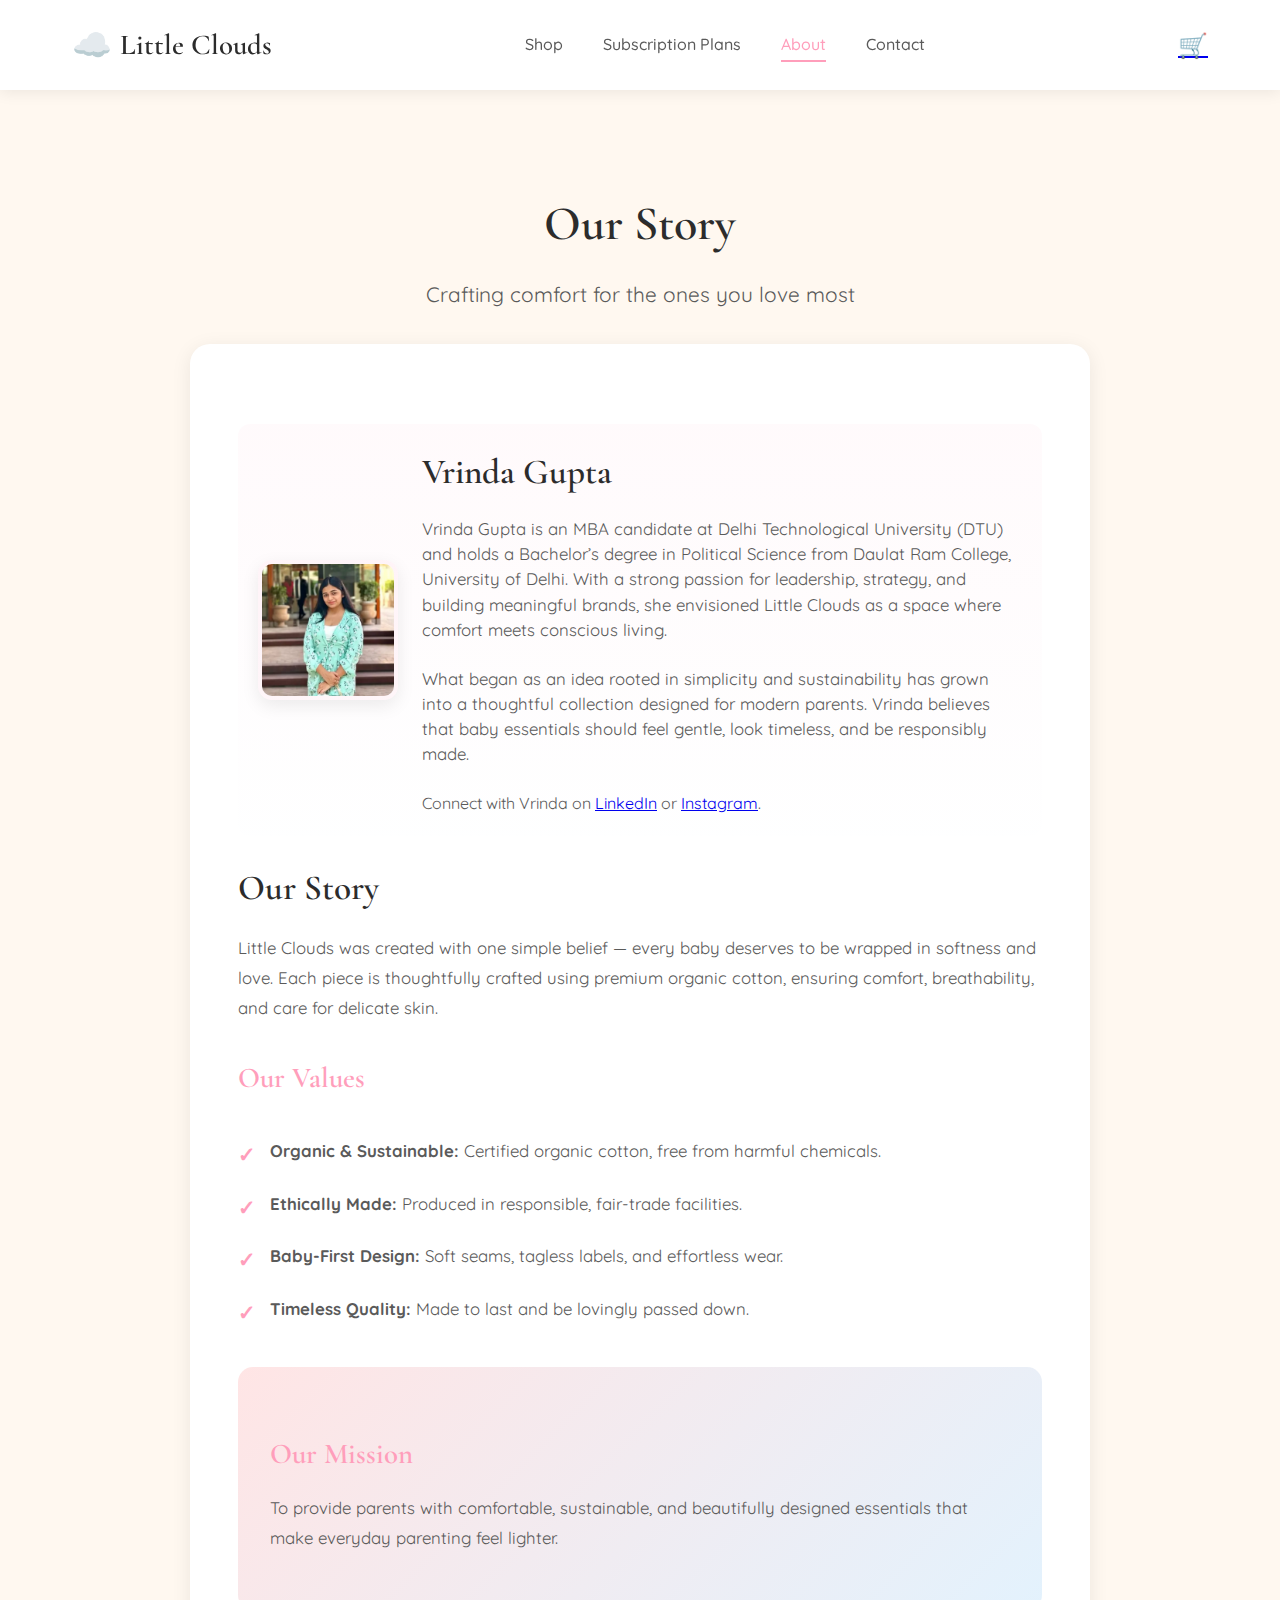
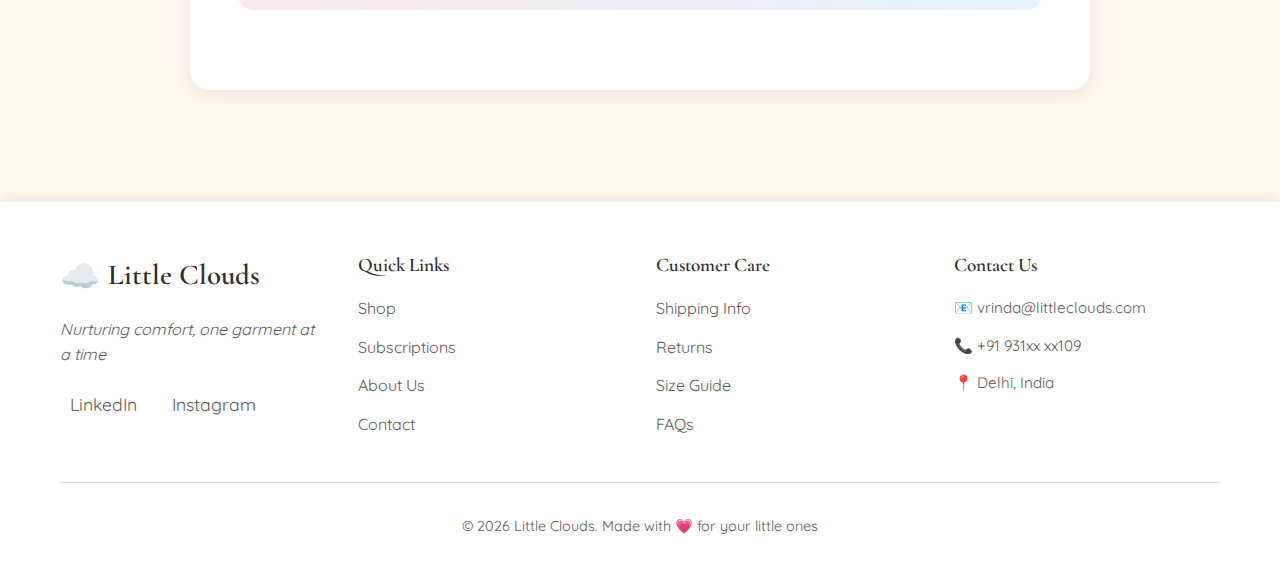
<file: about.html>
<!DOCTYPE html>
<html lang="en">
<head>
    <meta charset="UTF-8">
    <meta name="viewport" content="width=device-width, initial-scale=1.0">
    <title>About Us - Little Clouds</title>
    <link rel="stylesheet" href="styles.css">
    <link rel="preconnect" href="https://fonts.googleapis.com">
    <link rel="preconnect" href="https://fonts.gstatic.com" crossorigin>
    <link href="https://fonts.googleapis.com/css2?family=Cormorant+Garamond:wght@300;400;600;700&family=Quicksand:wght@300;400;500;600;700&display=swap" rel="stylesheet">
</head>
<body>
    <!-- Header -->
    <header class="header">
        <nav class="navbar">
            <div class="nav-brand">
                <a href="index.html">
                    <span class="logo-icon">☁️</span>
                    <span class="logo-text">Little Clouds</span>
                </a>
            </div>
            <ul class="nav-menu">
                <li><a href="index.html">Shop</a></li>
                <li><a href="subscription.html">Subscription Plans</a></li>
                <li><a href="about.html" class="active">About</a></li>
                <li><a href="contact.html">Contact</a></li>
            </ul>
            <div class="nav-actions">
                <a href="cart.html" class="cart-link">
                    <span class="cart-icon">🛒</span>
                    <span class="cart-count" id="cart-count">0</span>
                </a>
                <button class="mobile-menu-toggle" onclick="toggleMobileMenu()">
                    <span></span>
                    <span></span>
                    <span></span>
                </button>
            </div>
        </nav>
    </header>

    <!-- About Content -->
    <section class="about-section">
        <div class="container">
            <div class="about-hero">
                <h1>Our Story</h1>
                <p class="about-subtitle">Crafting comfort for the ones you love most</p>
            </div>

<div class="about-content">
    <div class="about-text">

        <!-- Vrinda Section FIRST -->
        <div class="about-founder">
            <img class="founder-photo" src="image.png" alt="Vrinda Gupta">
            <div class="founder-bio">
                <h2>Vrinda Gupta</h2>
                <p>
                    Vrinda Gupta is an MBA candidate at Delhi Technological University (DTU) and holds a Bachelor’s degree in Political Science from Daulat Ram College, University of Delhi. With a strong passion for leadership, strategy, and building meaningful brands, she envisioned Little Clouds as a space where comfort meets conscious living.
                </p>

                <p>
                    What began as an idea rooted in simplicity and sustainability has grown into a thoughtful collection designed for modern parents. Vrinda believes that baby essentials should feel gentle, look timeless, and be responsibly made.
                </p>

                Connect with Vrinda on <a href="https://www.linkedin.com/in/vrinda-gupta-558754205/" target="_blank" rel="noopener">LinkedIn</a> or <a href="https://www.instagram.com/vrinda1006/" target="_blank" rel="noopener">Instagram</a>.

                <!-- <div class="social-icons">
                    <a href="https://www.linkedin.com/in/vrinda-gupta-558754205/" target="_blank" rel="noopener">
                        <i class="fab fa-linkedin"></i>
                    </a>
                    <a href="https://www.instagram.com/vrinda1006/" target="_blank" rel="noopener">
                        <i class="fab fa-instagram"></i>
                    </a>
                </div> -->
            </div>
        </div>

        <!-- Brand Story -->
        <h2>Our Story</h2>
        <p>
            Little Clouds was created with one simple belief — every baby deserves to be wrapped in softness and love. Each piece is thoughtfully crafted using premium organic cotton, ensuring comfort, breathability, and care for delicate skin.
        </p>

        <h3>Our Values</h3>
        <ul class="values-list">
            <li><strong>Organic & Sustainable:</strong> Certified organic cotton, free from harmful chemicals.</li>
            <li><strong>Ethically Made:</strong> Produced in responsible, fair-trade facilities.</li>
            <li><strong>Baby-First Design:</strong> Soft seams, tagless labels, and effortless wear.</li>
            <li><strong>Timeless Quality:</strong> Made to last and be lovingly passed down.</li>
        </ul>

        <div class="mission-statement">
            <h3>Our Mission</h3>
            <p>
                To provide parents with comfortable, sustainable, and beautifully designed essentials that make everyday parenting feel lighter.
            </p>
        </div>

    </div>
</div>

        </div>
    </section>

    <footer class="footer">
        <div class="container">
            <div class="footer-grid">
                <div class="footer-col">
                    <div class="footer-brand">
                        <span class="logo-icon">☁️</span>
                        <span class="logo-text">Little Clouds</span>
                    </div>
                    <p class="footer-tagline">Nurturing comfort, one garment at a time</p>
                    <div class="social-links">
                        <a href="https://www.linkedin.com/in/vrinda-gupta-558754205/" target="_blank" rel="noopener">LinkedIn</a>
                        <a href="https://www.instagram.com/vrinda1006/" target="_blank" rel="noopener">Instagram</a>
                    </div>
                </div>
                <div class="footer-col">
                    <h4>Quick Links</h4>
                    <ul class="footer-links">
                        <li><a href="index.html">Shop</a></li>
                        <li><a href="subscription.html">Subscriptions</a></li>
                        <li><a href="about.html">About Us</a></li>
                        <li><a href="contact.html">Contact</a></li>
                    </ul>
                </div>
                <div class="footer-col">
                    <h4>Customer Care</h4>
                    <ul class="footer-links">
                        <li><a href="#">Shipping Info</a></li>
                        <li><a href="#">Returns</a></li>
                        <li><a href="#">Size Guide</a></li>
                        <li><a href="#">FAQs</a></li>
                    </ul>
                </div>
                <div class="footer-col">
                    <h4>Contact Us</h4>
                    <ul class="footer-contact">
                        <li>📧 vrinda@littleclouds.com</li>
                        <li>📞 +91 931xx xx109</li>
                        <li>📍 Delhi, India</li>
                    </ul>
                </div>
            </div>
            <div class="footer-bottom">
                <p>&copy; 2026 Little Clouds. Made with 💗 for your little ones</p>
            </div>
        </div>
    </footer>

    <script src="script.js"></script>
</body>
</html>
</file>
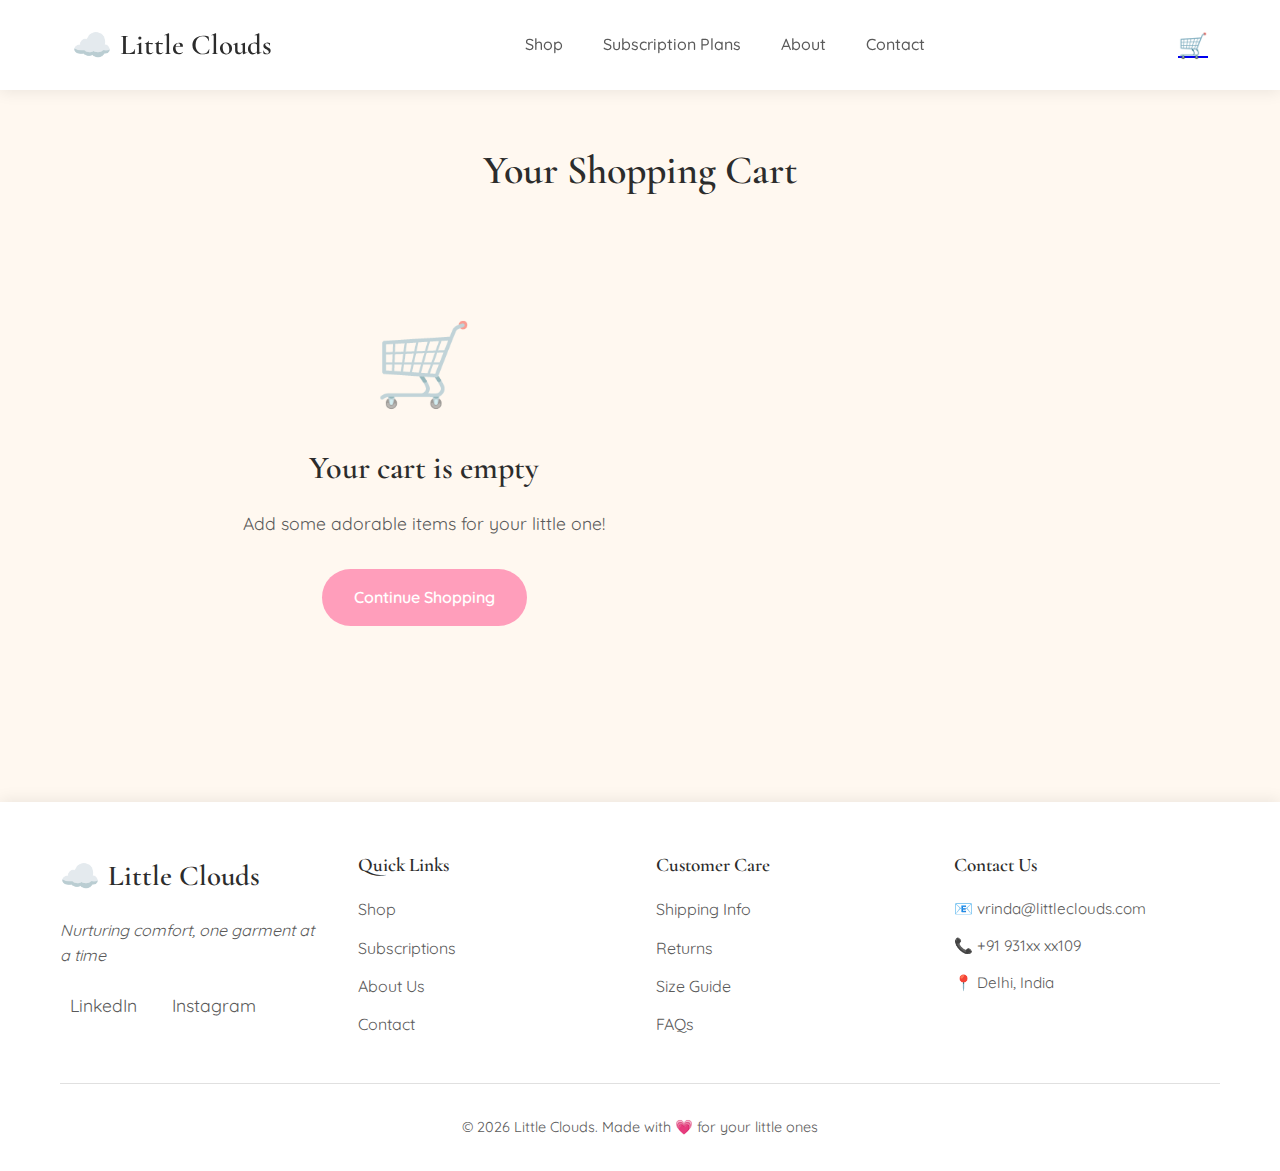
<file: cart.html>
<!DOCTYPE html>
<html lang="en">
<head>
    <meta charset="UTF-8">
    <meta name="viewport" content="width=device-width, initial-scale=1.0">
    <title>Shopping Cart - Little Clouds</title>
    <link rel="stylesheet" href="styles.css">
    <link rel="preconnect" href="https://fonts.googleapis.com">
    <link rel="preconnect" href="https://fonts.gstatic.com" crossorigin>
    <link href="https://fonts.googleapis.com/css2?family=Cormorant+Garamond:wght@300;400;600;700&family=Quicksand:wght@300;400;500;600;700&display=swap" rel="stylesheet">
</head>
<body>
    <!-- Header -->
    <header class="header">
        <nav class="navbar">
            <div class="nav-brand">
                <a href="index.html">
                    <span class="logo-icon">☁️</span>
                    <span class="logo-text">Little Clouds</span>
                </a>
            </div>
            <ul class="nav-menu">
                <li><a href="index.html">Shop</a></li>
                <li><a href="subscription.html">Subscription Plans</a></li>
                <li><a href="about.html">About</a></li>
                <li><a href="contact.html">Contact</a></li>
            </ul>
            <div class="nav-actions">
                <a href="cart.html" class="cart-link active">
                    <span class="cart-icon">🛒</span>
                    <span class="cart-count" id="cart-count">0</span>
                </a>
                <button class="mobile-menu-toggle" onclick="toggleMobileMenu()">
                    <span></span>
                    <span></span>
                    <span></span>
                </button>
            </div>
        </nav>
    </header>

    <!-- Cart Section -->
    <section class="cart-section">
        <div class="container">
            <h1 class="cart-title">Your Shopping Cart</h1>
            
            <div class="cart-wrapper">
                <!-- Cart Items -->
                <div class="cart-items" id="cart-items">
                    <!-- Items will be loaded here by JavaScript -->
                </div>

                <!-- Empty Cart Message -->
                <div class="empty-cart" id="empty-cart" style="display: none;">
                    <div class="empty-cart-icon">🛒</div>
                    <h2>Your cart is empty</h2>
                    <p>Add some adorable items for your little one!</p>
                    <a href="index.html" class="btn-primary">Continue Shopping</a>
                </div>

                <!-- Cart Summary -->
                <div class="cart-summary" id="cart-summary">
                    <h3>Order Summary</h3>
                    
                    <div class="summary-row">
                        <span>Subtotal:</span>
                        <span id="subtotal">₹0</span>
                    </div>
                    
                    <div class="coupon-section">
                        <input type="text" id="coupon-input" placeholder="Enter coupon code">
                        <button onclick="applyCoupon()" class="btn-secondary">Apply</button>
                    </div>
                    
                    <div class="discount-row" id="discount-row" style="display: none;">
                        <span>Discount:</span>
                        <span class="discount-amount" id="discount-amount">-₹0</span>
                    </div>
                    
                    <div class="subscription-offer">
                        <label class="subscription-checkbox">
                            <input type="checkbox" id="subscribe-checkbox" onchange="toggleSubscription()">
                            <span>Subscribe & Save 10%</span>
                        </label>
                        <p class="subscription-note">Get automatic deliveries every month</p>
                    </div>
                    
                    <div class="summary-row total-row">
                        <span>Total:</span>
                        <span id="total" class="total-amount">₹0</span>
                    </div>
                    
                    <button onclick="proceedToCheckout()" class="btn-checkout">
                        Proceed to Checkout
                    </button>
                    
                    <a href="index.html" class="continue-shopping">← Continue Shopping</a>
                    
                    <div class="cart-benefits">
                        <p class="benefit-item">✓ Free shipping on orders above ₹1500</p>
                        <p class="benefit-item">✓ 30-day easy returns</p>
                        <p class="benefit-item">✓ Secure payment</p>
                    </div>
                </div>
            </div>
        </div>
    </section>

    <!-- Checkout Success Modal -->
    <div id="checkout-modal" class="checkout-modal">
        <div class="modal-content">
            <div class="success-icon">✓</div>
            <h2>Order Placed Successfully!</h2>
            <p>Thank you for your purchase. Your order has been confirmed.</p>
            <p class="order-number">Order #LC<span id="order-number"></span></p>
            <p class="delivery-note">Your items will be delivered within 5-7 business days.</p>
            <div class="modal-buttons">
                <button onclick="closeCheckoutModal()" class="btn-primary">Continue Shopping</button>
                <a href="subscription.html" class="btn-secondary">View Subscription Plans</a>
            </div>
        </div>
    </div>

    <!-- Loading Overlay -->
    <div id="loading-overlay" class="loading-overlay">
        <div class="loading-spinner"></div>
        <p>Processing your order...</p>
    </div>

    <!-- Toast Notification -->
    <div id="toast" class="toast"></div>

    <footer class="footer">
        <div class="container">
            <div class="footer-grid">
                <div class="footer-col">
                    <div class="footer-brand">
                        <span class="logo-icon">☁️</span>
                        <span class="logo-text">Little Clouds</span>
                    </div>
                    <p class="footer-tagline">Nurturing comfort, one garment at a time</p>
                      <div class="social-links">
                        <a href="https://www.linkedin.com/in/vrinda-gupta-558754205/" target="_blank" rel="noopener">LinkedIn</a>
                        <a href="https://www.instagram.com/vrinda1006/" target="_blank" rel="noopener">Instagram</a>
                    </div>
                </div>
                <div class="footer-col">
                    <h4>Quick Links</h4>
                    <ul class="footer-links">
                        <li><a href="index.html">Shop</a></li>
                        <li><a href="subscription.html">Subscriptions</a></li>
                        <li><a href="about.html">About Us</a></li>
                        <li><a href="contact.html">Contact</a></li>
                    </ul>
                </div>
                <div class="footer-col">
                    <h4>Customer Care</h4>
                    <ul class="footer-links">
                        <li><a href="#">Shipping Info</a></li>
                        <li><a href="#">Returns</a></li>
                        <li><a href="#">Size Guide</a></li>
                        <li><a href="#">FAQs</a></li>
                    </ul>
                </div>
                <div class="footer-col">
                    <h4>Contact Us</h4>
                    <ul class="footer-contact">
                        <li>📧 vrinda@littleclouds.com</li>
                        <li>📞 +91 931xx xx109</li>
                        <li>📍 Delhi, India</li>
                    </ul>
                </div>
            </div>
            <div class="footer-bottom">
                <p>&copy; 2026 Little Clouds. Made with 💗 for your little ones</p>
            </div>
        </div>
    </footer>

    <script src="script.js"></script>
</body>
</html>
</file>
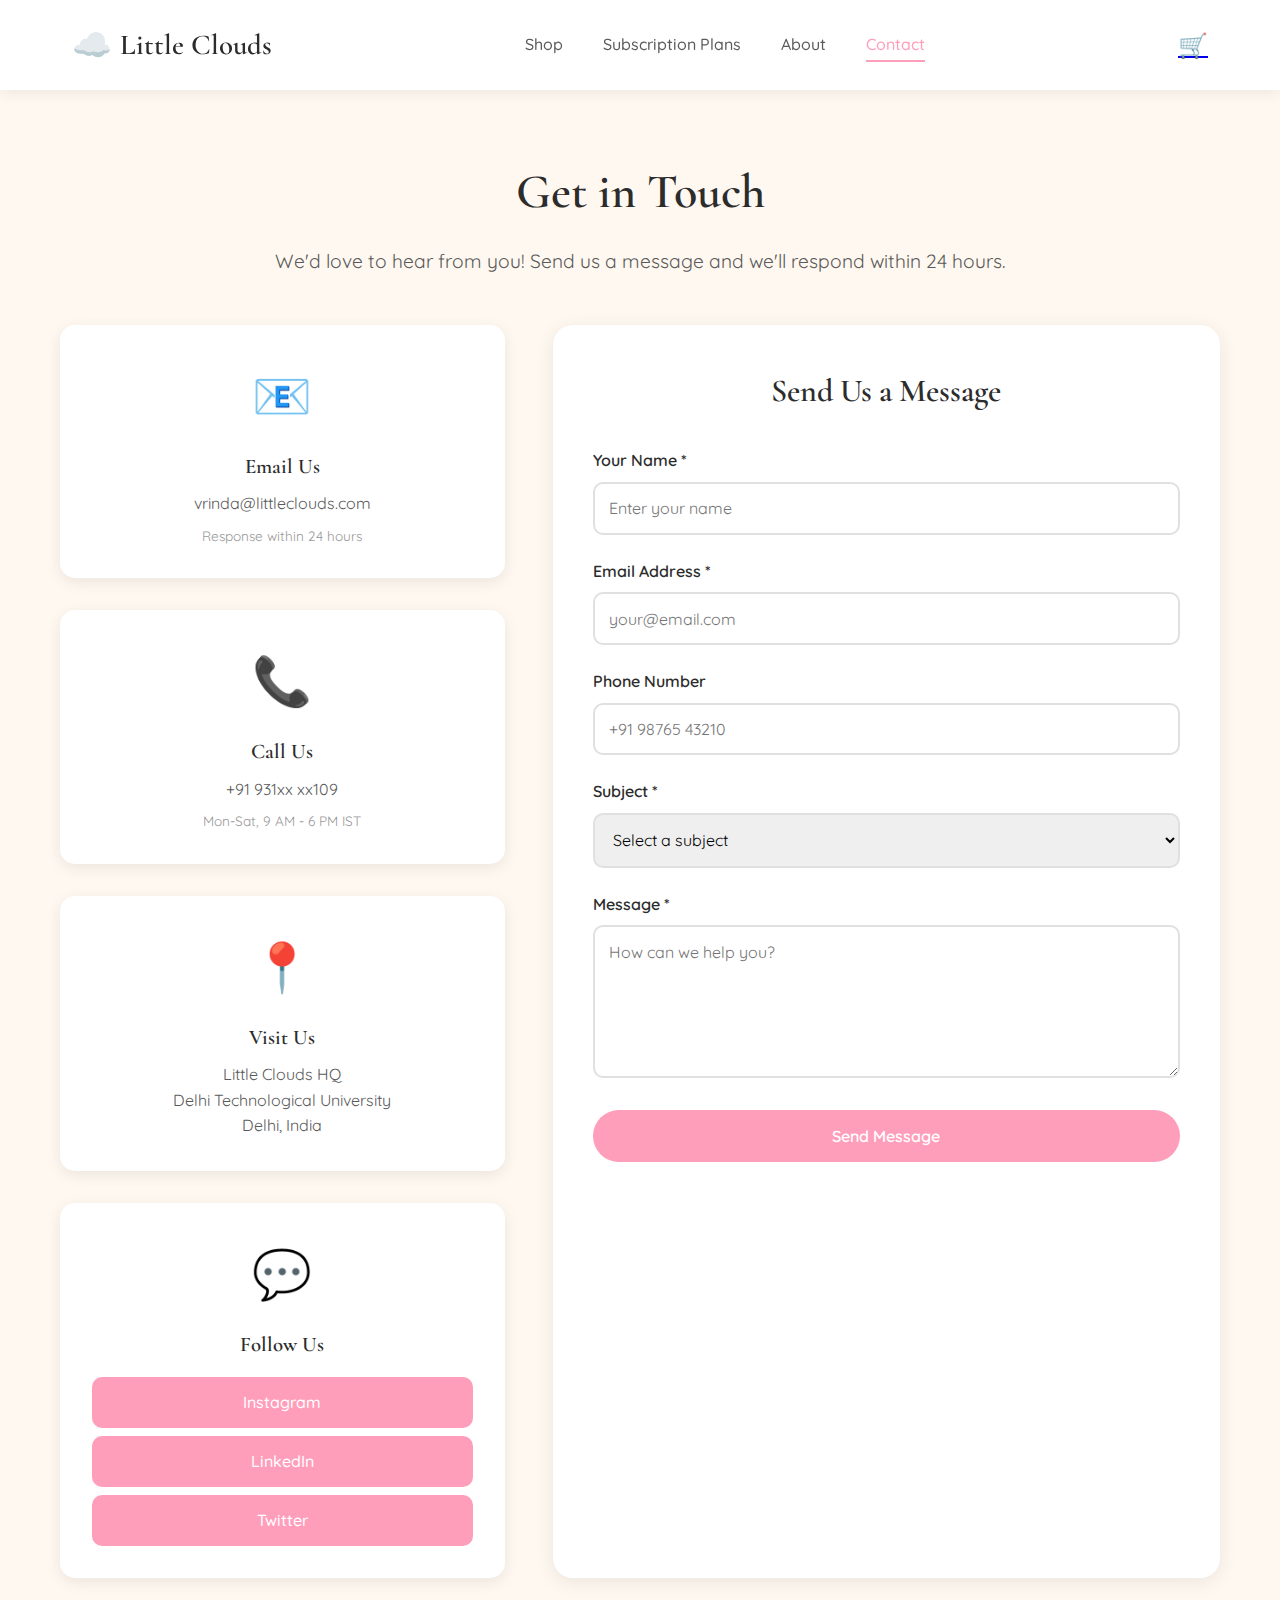
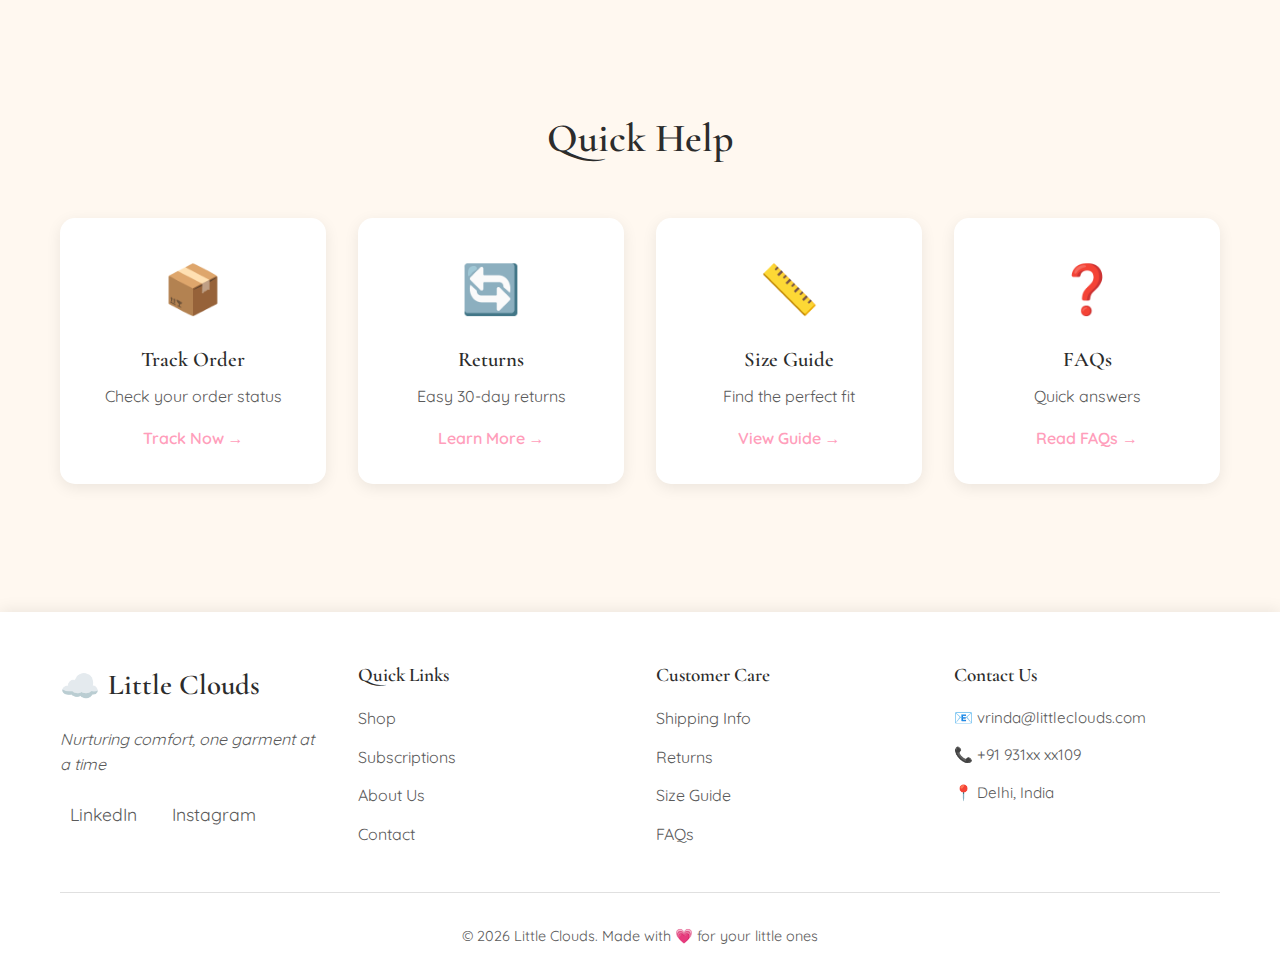
<file: contact.html>
<!DOCTYPE html>
<html lang="en">
<head>
    <meta charset="UTF-8">
    <meta name="viewport" content="width=device-width, initial-scale=1.0">
    <title>Contact Us - Little Clouds</title>
    <link rel="icon" type="image/svg+xml" href="data:image/svg+xml,%3Csvg xmlns='http://www.w3.org/2000/svg' viewBox='0 0 100 100'%3E%3Ctext y='0.9em' font-size='90'%3E%E2%98%81%EF%B8%8F%3C/text%3E%3C/svg%3E">
    <link rel="stylesheet" href="styles.css">
    <link rel="preconnect" href="https://fonts.googleapis.com">
    <link rel="preconnect" href="https://fonts.gstatic.com" crossorigin>
    <link href="https://fonts.googleapis.com/css2?family=Cormorant+Garamond:wght@300;400;600;700&family=Quicksand:wght@300;400;500;600;700&display=swap" rel="stylesheet">
</head>
<body>
    <!-- Header -->
    <header class="header">
        <nav class="navbar">
            <div class="nav-brand">
                <a href="index.html">
                    <span class="logo-icon">☁️</span>
                    <span class="logo-text">Little Clouds</span>
                </a>
            </div>
            <ul class="nav-menu">
                <li><a href="index.html">Shop</a></li>
                <li><a href="subscription.html">Subscription Plans</a></li>
                <li><a href="about.html">About</a></li>
                <li><a href="contact.html" class="active">Contact</a></li>
            </ul>
            <div class="nav-actions">
                <a href="cart.html" class="cart-link">
                    <span class="cart-icon">🛒</span>
                    <span class="cart-count" id="cart-count">0</span>
                </a>
                <button class="mobile-menu-toggle" onclick="toggleMobileMenu()">
                    <span></span>
                    <span></span>
                    <span></span>
                </button>
            </div>
        </nav>
    </header>

    <!-- Contact Section -->
    <section class="contact-section">
        <div class="container">
            <div class="contact-hero">
                <h1>Get in Touch</h1>
                <p class="contact-subtitle">We'd love to hear from you! Send us a message and we'll respond within 24 hours.</p>
            </div>

            <div class="contact-wrapper">
                <!-- Contact Info -->
                <div class="contact-info">
                    <div class="info-card">
                        <div class="info-icon">📧</div>
                        <h3>Email Us</h3>
                        <p>vrinda@littleclouds.com</p>
                        <p class="info-note">Response within 24 hours</p>
                    </div>
                    
                    <div class="info-card">
                        <div class="info-icon">📞</div>
                        <h3>Call Us</h3>
                        <p>+91 931xx xx109</p>
                        <p class="info-note">Mon-Sat, 9 AM - 6 PM IST</p>
                    </div>
                    
                    <div class="info-card">
                        <div class="info-icon">📍</div>
                        <h3>Visit Us</h3>
                        <p>Little Clouds HQ</p>
                        <p>Delhi Technological University</p>
                        <p>Delhi, India</p>
                    </div>
                    
                    <div class="info-card">
                        <div class="info-icon">💬</div>
                        <h3>Follow Us</h3>
                        <div class="social-links-large">
                            <a href="https://www.instagram.com/vrinda1006/" target="_blank" class="social-btn">Instagram</a>
                            <a href="https://www.linkedin.com/in/vrinda-gupta-558754205/" target="_blank" class="social-btn">LinkedIn</a>
                            <a href="#" class="social-btn">Twitter</a>
                        </div>
                    </div>
                </div>

                <!-- Contact Form -->
                <div class="contact-form-wrapper">
                    <form class="contact-form" onsubmit="return submitContactForm(event)">
                        <h2>Send Us a Message</h2>
                        
                        <div class="form-group">
                            <label for="name">Your Name *</label>
                            <input type="text" id="name" name="name" required placeholder="Enter your name">
                        </div>
                        
                        <div class="form-group">
                            <label for="email">Email Address *</label>
                            <input type="email" id="email" name="email" required placeholder="your@email.com">
                        </div>
                        
                        <div class="form-group">
                            <label for="phone">Phone Number</label>
                            <input type="tel" id="phone" name="phone" placeholder="+91 98765 43210">
                        </div>
                        
                        <div class="form-group">
                            <label for="subject">Subject *</label>
                            <select id="subject" name="subject" required>
                                <option value="">Select a subject</option>
                                <option value="order">Order Inquiry</option>
                                <option value="subscription">Subscription Question</option>
                                <option value="product">Product Information</option>
                                <option value="returns">Returns & Exchanges</option>
                                <option value="feedback">Feedback</option>
                                <option value="other">Other</option>
                            </select>
                        </div>
                        
                        <div class="form-group">
                            <label for="message">Message *</label>
                            <textarea id="message" name="message" rows="6" required placeholder="How can we help you?"></textarea>
                        </div>
                        
                        <button type="submit" class="btn-submit">Send Message</button>
                    </form>
                </div>
            </div>
        </div>
    </section>

    <!-- FAQ Quick Links -->
    <section class="quick-help">
        <div class="container">
            <h2>Quick Help</h2>
            <div class="help-grid">
                <div class="help-card">
                    <div class="help-icon">📦</div>
                    <h3>Track Order</h3>
                    <p>Check your order status</p>
                    <a href="#" class="help-link">Track Now →</a>
                </div>
                <div class="help-card">
                    <div class="help-icon">🔄</div>
                    <h3>Returns</h3>
                    <p>Easy 30-day returns</p>
                    <a href="#" class="help-link">Learn More →</a>
                </div>
                <div class="help-card">
                    <div class="help-icon">📏</div>
                    <h3>Size Guide</h3>
                    <p>Find the perfect fit</p>
                    <a href="#" class="help-link">View Guide →</a>
                </div>
                <div class="help-card">
                    <div class="help-icon">❓</div>
                    <h3>FAQs</h3>
                    <p>Quick answers</p>
                    <a href="#" class="help-link">Read FAQs →</a>
                </div>
            </div>
        </div>
    </section>

    <!-- Contact Success Modal -->
    <div id="contact-modal" class="checkout-modal">
        <div class="modal-content">
            <div class="success-icon">✓</div>
            <h2>Message Sent!</h2>
            <p>Thank you for contacting us. We'll get back to you within 24 hours.</p>
            <button onclick="closeContactModal()" class="btn-primary">Close</button>
        </div>
    </div>

    <!-- Loading Overlay -->
    <div id="loading-overlay" class="loading-overlay">
        <div class="loading-spinner"></div>
        <p>Sending your message...</p>
    </div>

    <!-- Toast Notification -->
    <div id="toast" class="toast"></div>

    <footer class="footer">
        <div class="container">
            <div class="footer-grid">
                <div class="footer-col">
                    <div class="footer-brand">
                        <span class="logo-icon">☁️</span>
                        <span class="logo-text">Little Clouds</span>
                    </div>
                    <p class="footer-tagline">Nurturing comfort, one garment at a time</p>
                   <div class="social-links">
                        <a href="https://www.linkedin.com/in/vrinda-gupta-558754205/" target="_blank" rel="noopener">LinkedIn</a>
                        <a href="https://www.instagram.com/vrinda1006/" target="_blank" rel="noopener">Instagram</a>
                    </div>
                </div>
                <div class="footer-col">
                    <h4>Quick Links</h4>
                    <ul class="footer-links">
                        <li><a href="index.html">Shop</a></li>
                        <li><a href="subscription.html">Subscriptions</a></li>
                        <li><a href="about.html">About Us</a></li>
                        <li><a href="contact.html">Contact</a></li>
                    </ul>
                </div>
                <div class="footer-col">
                    <h4>Customer Care</h4>
                    <ul class="footer-links">
                        <li><a href="#">Shipping Info</a></li>
                        <li><a href="#">Returns</a></li>
                        <li><a href="#">Size Guide</a></li>
                        <li><a href="#">FAQs</a></li>
                    </ul>
                </div>
                <div class="footer-col">
                    <h4>Contact Us</h4>
                    <ul class="footer-contact">
                        <li>📧 vrinda@littleclouds.com</li>
                        <li>📞 +91 931xx xx109</li>
                        <li>📍 Delhi, India</li>
                    </ul>
                </div>
            </div>
            <div class="footer-bottom">
                <p>&copy; 2026 Little Clouds. Made with 💗 for your little ones</p>
            </div>
        </div>
    </footer>

    <script src="script.js"></script>
</body>
</html>
</file>
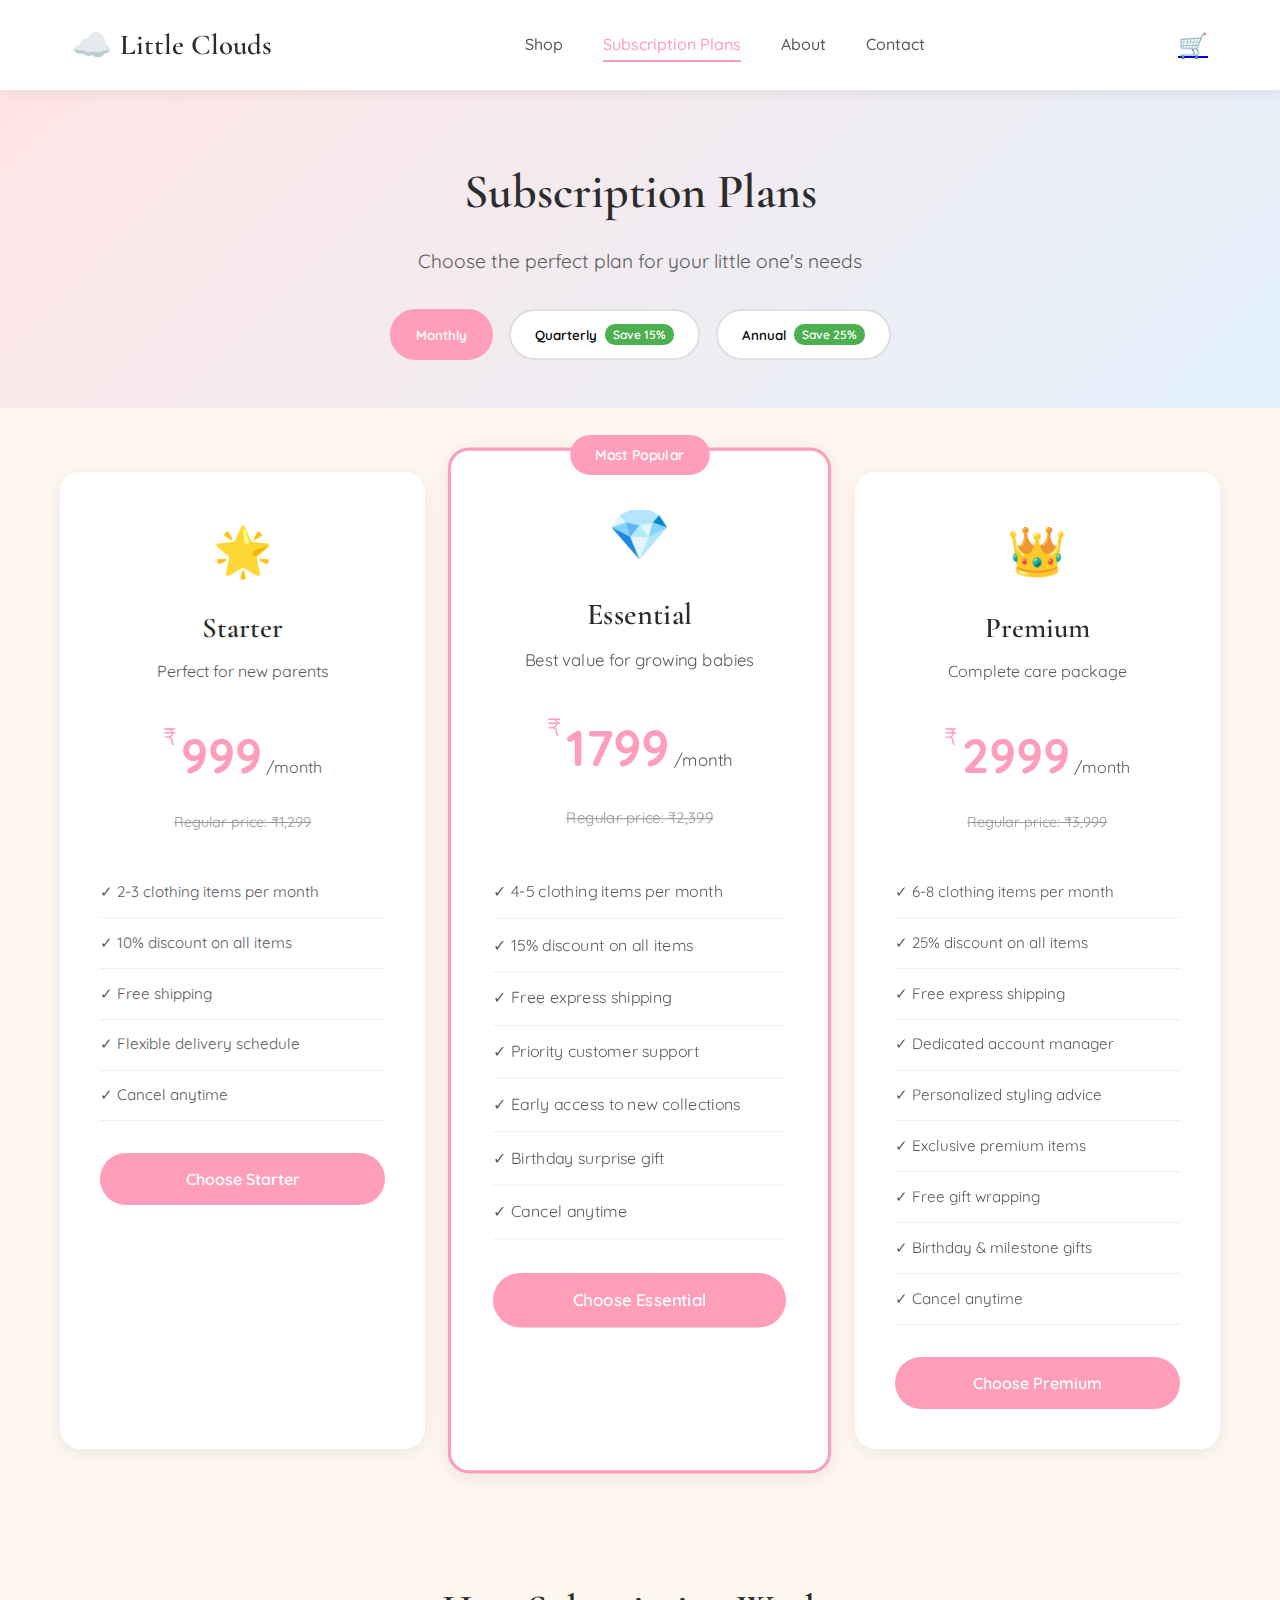
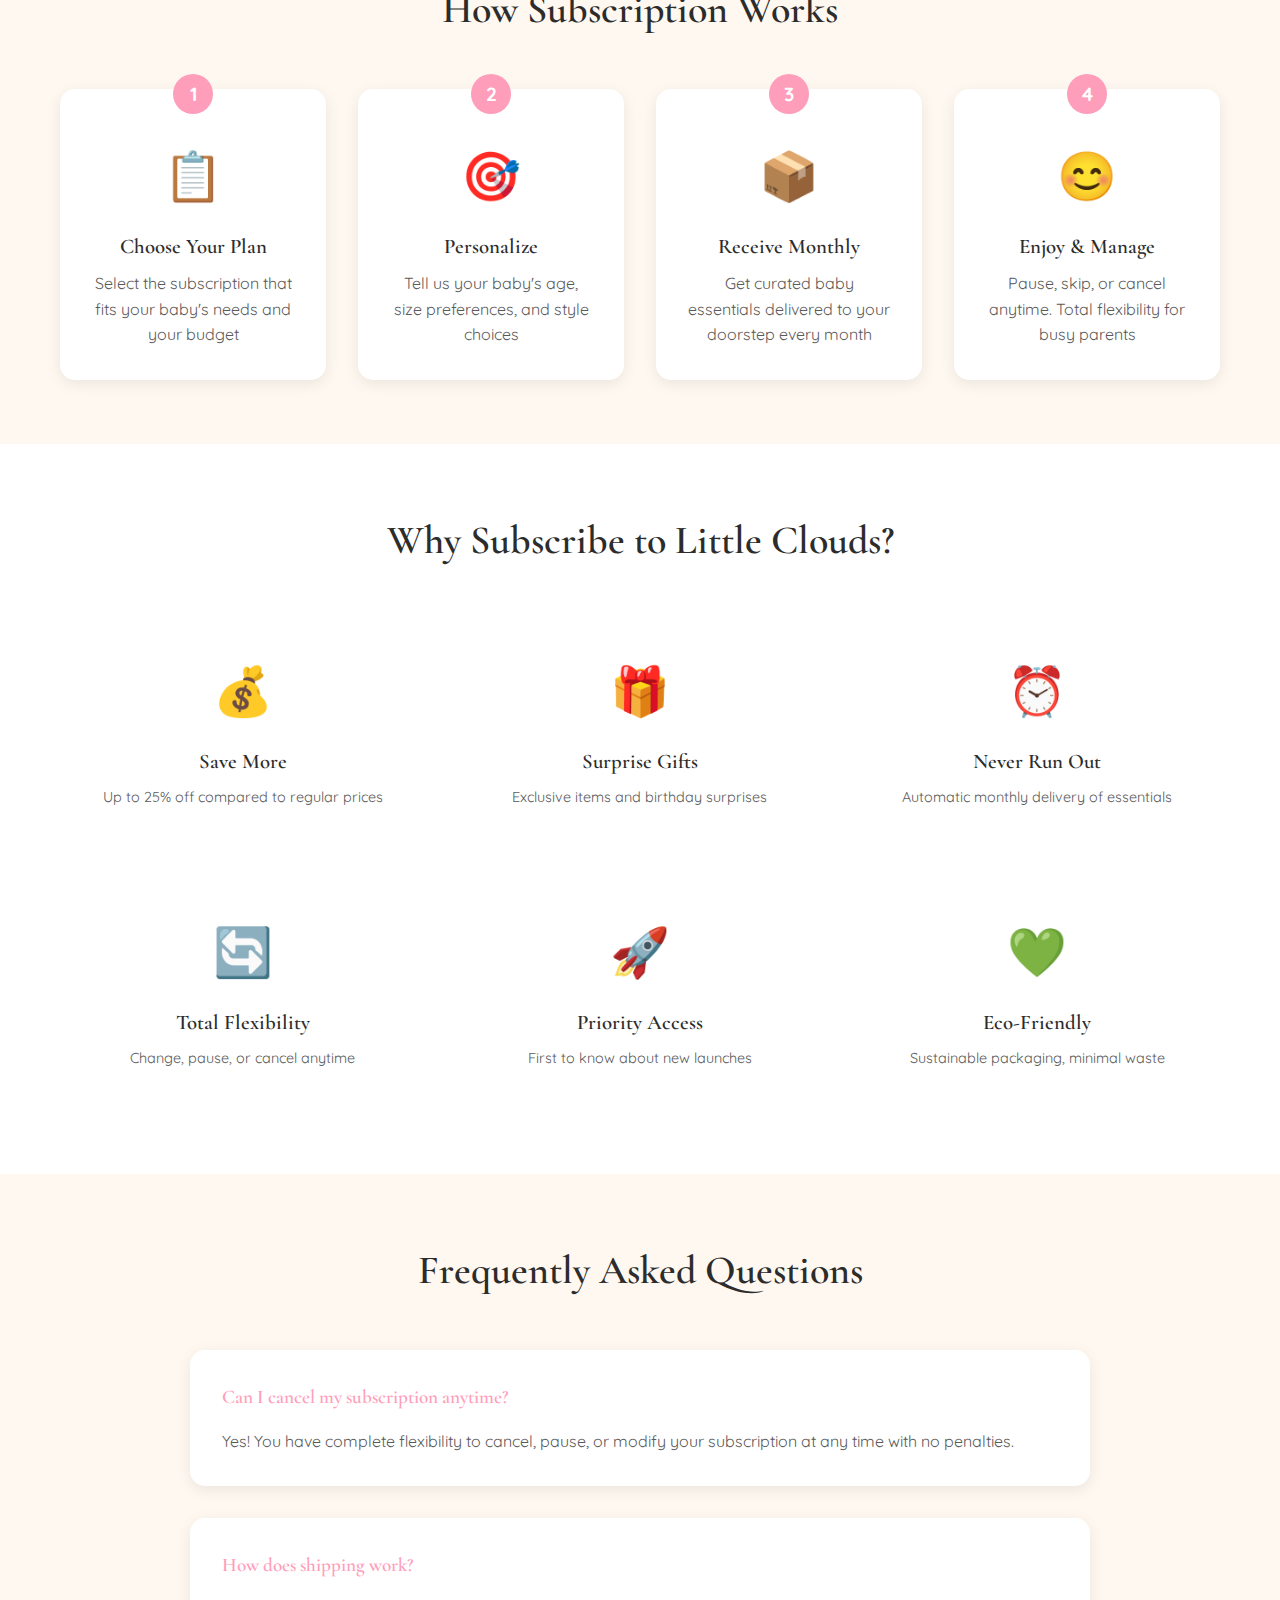
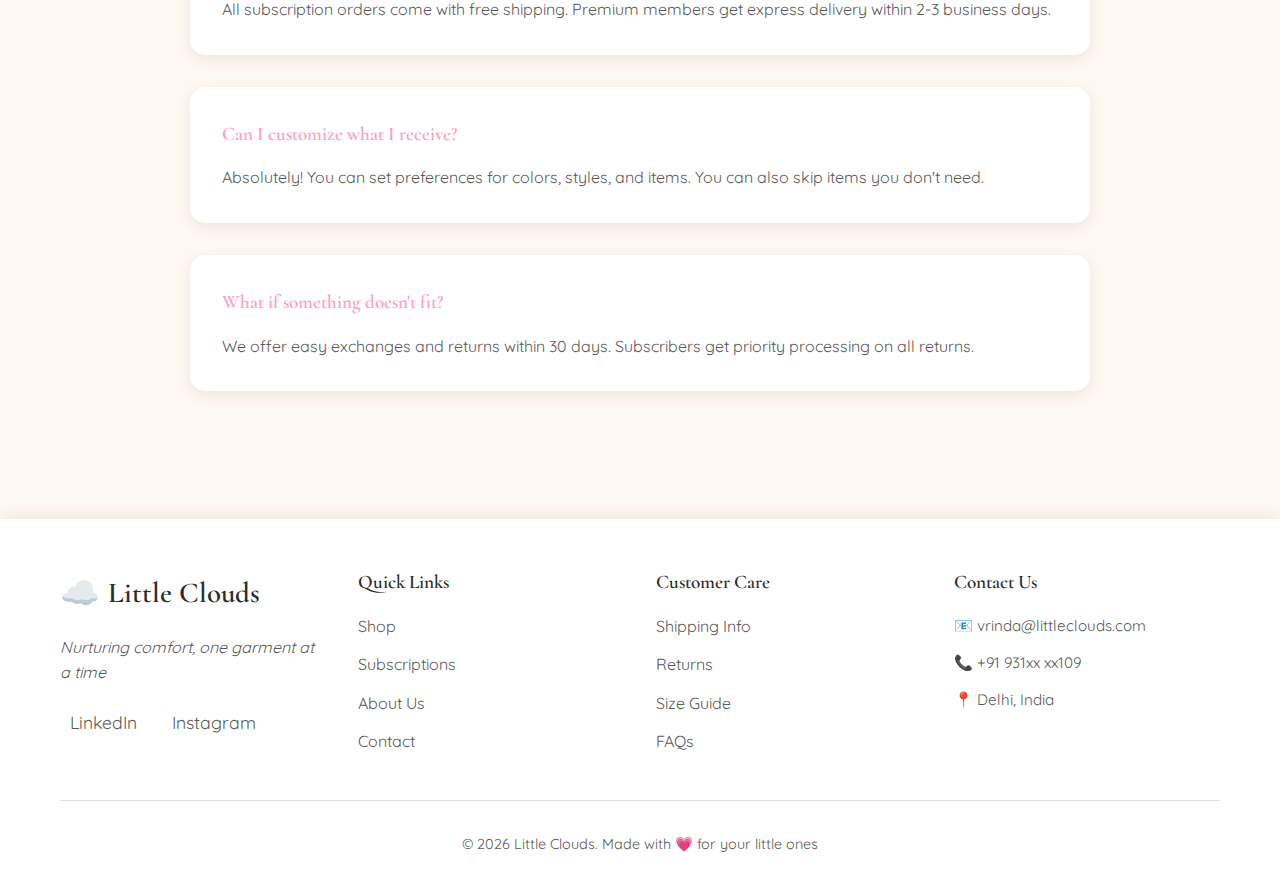
<file: subscription.html>
<!DOCTYPE html>
<html lang="en">
<head>
    <meta charset="UTF-8">
    <meta name="viewport" content="width=device-width, initial-scale=1.0">
    <title>Subscription Plans - Little Clouds</title>
    <link rel="icon" type="image/svg+xml" href="data:image/svg+xml,%3Csvg xmlns='http://www.w3.org/2000/svg' viewBox='0 0 100 100'%3E%3Ctext y='0.9em' font-size='90'%3E%E2%98%81%EF%B8%8F%3C/text%3E%3C/svg%3E">
    <link rel="stylesheet" href="styles.css">
    <link rel="preconnect" href="https://fonts.googleapis.com">
    <link rel="preconnect" href="https://fonts.gstatic.com" crossorigin>
    <link href="https://fonts.googleapis.com/css2?family=Cormorant+Garamond:wght@300;400;600;700&family=Quicksand:wght@300;400;500;600;700&display=swap" rel="stylesheet">
</head>
<body>
    <!-- Header -->
    <header class="header">
        <nav class="navbar">
            <div class="nav-brand">
                <a href="index.html">
                    <span class="logo-icon">☁️</span>
                    <span class="logo-text">Little Clouds</span>
                </a>
            </div>
            <ul class="nav-menu">
                <li><a href="index.html">Shop</a></li>
                <li><a href="subscription.html" class="active">Subscription Plans</a></li>
                <li><a href="about.html">About</a></li>
                <li><a href="contact.html">Contact</a></li>
            </ul>
            <div class="nav-actions">
                <a href="cart.html" class="cart-link">
                    <span class="cart-icon">🛒</span>
                    <span class="cart-count" id="cart-count">0</span>
                </a>
                <button class="mobile-menu-toggle" onclick="toggleMobileMenu()">
                    <span></span>
                    <span></span>
                    <span></span>
                </button>
            </div>
        </nav>
    </header>

    <!-- Subscription Hero -->
    <section class="subscription-hero">
        <div class="container">
            <h1>Subscription Plans</h1>
            <p class="subtitle">Choose the perfect plan for your little one's needs</p>
            <div class="billing-toggle">
                <button class="billing-btn active" onclick="toggleBilling('monthly')">Monthly</button>
                <button class="billing-btn" onclick="toggleBilling('quarterly')">Quarterly <span class="save-badge">Save 15%</span></button>
                <button class="billing-btn" onclick="toggleBilling('annual')">Annual <span class="save-badge">Save 25%</span></button>
            </div>
        </div>
    </section>

    <!-- Pricing Cards -->
    <section class="pricing-section">
        <div class="container">
            <div class="pricing-grid">
                <!-- Starter Plan -->
                <div class="pricing-card">
                    <div class="plan-header">
                        <div class="plan-icon">🌟</div>
                        <h3>Starter</h3>
                        <p class="plan-desc">Perfect for new parents</p>
                    </div>
                    <div class="plan-price">
                        <span class="currency">₹</span>
                        <span class="amount" data-monthly="999" data-quarterly="849" data-annual="749">999</span>
                        <span class="period">/month</span>
                    </div>
                    <div class="original-price">
                        <span>Regular price: ₹1,299</span>
                    </div>
                    <ul class="plan-features">
                        <li>✓ 2-3 clothing items per month</li>
                        <li>✓ 10% discount on all items</li>
                        <li>✓ Free shipping</li>
                        <li>✓ Flexible delivery schedule</li>
                        <li>✓ Cancel anytime</li>
                    </ul>
                    <button class="btn-plan" onclick="selectPlan('starter')">Choose Starter</button>
                </div>

                <!-- Essential Plan (Popular) -->
                <div class="pricing-card popular">
                    <div class="popular-badge">Most Popular</div>
                    <div class="plan-header">
                        <div class="plan-icon">💎</div>
                        <h3>Essential</h3>
                        <p class="plan-desc">Best value for growing babies</p>
                    </div>
                    <div class="plan-price">
                        <span class="currency">₹</span>
                        <span class="amount" data-monthly="1799" data-quarterly="1529" data-annual="1349">1799</span>
                        <span class="period">/month</span>
                    </div>
                    <div class="original-price">
                        <span>Regular price: ₹2,399</span>
                    </div>
                    <ul class="plan-features">
                        <li>✓ 4-5 clothing items per month</li>
                        <li>✓ 15% discount on all items</li>
                        <li>✓ Free express shipping</li>
                        <li>✓ Priority customer support</li>
                        <li>✓ Early access to new collections</li>
                        <li>✓ Birthday surprise gift</li>
                        <li>✓ Cancel anytime</li>
                    </ul>
                    <button class="btn-plan" onclick="selectPlan('essential')">Choose Essential</button>
                </div>

                <!-- Premium Plan -->
                <div class="pricing-card">
                    <div class="plan-header">
                        <div class="plan-icon">👑</div>
                        <h3>Premium</h3>
                        <p class="plan-desc">Complete care package</p>
                    </div>
                    <div class="plan-price">
                        <span class="currency">₹</span>
                        <span class="amount" data-monthly="2999" data-quarterly="2549" data-annual="2249">2999</span>
                        <span class="period">/month</span>
                    </div>
                    <div class="original-price">
                        <span>Regular price: ₹3,999</span>
                    </div>
                    <ul class="plan-features">
                        <li>✓ 6-8 clothing items per month</li>
                        <li>✓ 25% discount on all items</li>
                        <li>✓ Free express shipping</li>
                        <li>✓ Dedicated account manager</li>
                        <li>✓ Personalized styling advice</li>
                        <li>✓ Exclusive premium items</li>
                        <li>✓ Free gift wrapping</li>
                        <li>✓ Birthday & milestone gifts</li>
                        <li>✓ Cancel anytime</li>
                    </ul>
                    <button class="btn-plan" onclick="selectPlan('premium')">Choose Premium</button>
                </div>
            </div>
        </div>
    </section>

    <!-- How It Works -->
    <section class="how-it-works">
        <div class="container">
            <h2>How Subscription Works</h2>
            <div class="steps-grid">
                <div class="step-card">
                    <div class="step-number">1</div>
                    <div class="step-icon">📋</div>
                    <h3>Choose Your Plan</h3>
                    <p>Select the subscription that fits your baby's needs and your budget</p>
                </div>
                <div class="step-card">
                    <div class="step-number">2</div>
                    <div class="step-icon">🎯</div>
                    <h3>Personalize</h3>
                    <p>Tell us your baby's age, size preferences, and style choices</p>
                </div>
                <div class="step-card">
                    <div class="step-number">3</div>
                    <div class="step-icon">📦</div>
                    <h3>Receive Monthly</h3>
                    <p>Get curated baby essentials delivered to your doorstep every month</p>
                </div>
                <div class="step-card">
                    <div class="step-number">4</div>
                    <div class="step-icon">😊</div>
                    <h3>Enjoy & Manage</h3>
                    <p>Pause, skip, or cancel anytime. Total flexibility for busy parents</p>
                </div>
            </div>
        </div>
    </section>

    <!-- Subscription Benefits -->
    <section class="subscription-benefits">
        <div class="container">
            <h2>Why Subscribe to Little Clouds?</h2>
            <div class="benefits-grid">
                <div class="benefit-item">
                    <div class="benefit-icon">💰</div>
                    <h3>Save More</h3>
                    <p>Up to 25% off compared to regular prices</p>
                </div>
                <div class="benefit-item">
                    <div class="benefit-icon">🎁</div>
                    <h3>Surprise Gifts</h3>
                    <p>Exclusive items and birthday surprises</p>
                </div>
                <div class="benefit-item">
                    <div class="benefit-icon">⏰</div>
                    <h3>Never Run Out</h3>
                    <p>Automatic monthly delivery of essentials</p>
                </div>
                <div class="benefit-item">
                    <div class="benefit-icon">🔄</div>
                    <h3>Total Flexibility</h3>
                    <p>Change, pause, or cancel anytime</p>
                </div>
                <div class="benefit-item">
                    <div class="benefit-icon">🚀</div>
                    <h3>Priority Access</h3>
                    <p>First to know about new launches</p>
                </div>
                <div class="benefit-item">
                    <div class="benefit-icon">💚</div>
                    <h3>Eco-Friendly</h3>
                    <p>Sustainable packaging, minimal waste</p>
                </div>
            </div>
        </div>
    </section>

    <!-- FAQ Section -->
    <section class="faq-section">
        <div class="container">
            <h2>Frequently Asked Questions</h2>
            <div class="faq-grid">
                <div class="faq-item">
                    <h3>Can I cancel my subscription anytime?</h3>
                    <p>Yes! You have complete flexibility to cancel, pause, or modify your subscription at any time with no penalties.</p>
                </div>
                <div class="faq-item">
                    <h3>How does shipping work?</h3>
                    <p>All subscription orders come with free shipping. Premium members get express delivery within 2-3 business days.</p>
                </div>
                <div class="faq-item">
                    <h3>Can I customize what I receive?</h3>
                    <p>Absolutely! You can set preferences for colors, styles, and items. You can also skip items you don't need.</p>
                </div>
                <div class="faq-item">
                    <h3>What if something doesn't fit?</h3>
                    <p>We offer easy exchanges and returns within 30 days. Subscribers get priority processing on all returns.</p>
                </div>
            </div>
        </div>
    </section>

    <!-- Subscription Success Modal -->
    <div id="subscription-modal" class="checkout-modal">
        <div class="modal-content">
            <div class="success-icon">✓</div>
            <h2>Subscription Activated!</h2>
            <p id="plan-name">You've selected the Essential Plan</p>
            <p class="subscription-details">
                Your first box will arrive within 5-7 business days.<br>
                Welcome to the Little Clouds family!
            </p>
            <div class="modal-buttons">
                <button onclick="closeSubscriptionModal()" class="btn-primary">Start Shopping</button>
                <button onclick="closeSubscriptionModal()" class="btn-secondary">Manage Subscription</button>
            </div>
        </div>
    </div>

    <!-- Loading Overlay -->
    <div id="loading-overlay" class="loading-overlay">
        <div class="loading-spinner"></div>
        <p>Processing your subscription...</p>
    </div>

    <!-- Toast Notification -->
    <div id="toast" class="toast"></div>

    <footer class="footer">
        <div class="container">
            <div class="footer-grid">
                <div class="footer-col">
                    <div class="footer-brand">
                        <span class="logo-icon">☁️</span>
                        <span class="logo-text">Little Clouds</span>
                    </div>
                    <p class="footer-tagline">Nurturing comfort, one garment at a time</p>
                   <div class="social-links">
                        <a href="https://www.linkedin.com/in/vrinda-gupta-558754205/" target="_blank" rel="noopener">LinkedIn</a>
                        <a href="https://www.instagram.com/vrinda1006/" target="_blank" rel="noopener">Instagram</a>
                    </div>
                </div>
                <div class="footer-col">
                    <h4>Quick Links</h4>
                    <ul class="footer-links">
                        <li><a href="index.html">Shop</a></li>
                        <li><a href="subscription.html">Subscriptions</a></li>
                        <li><a href="about.html">About Us</a></li>
                        <li><a href="contact.html">Contact</a></li>
                    </ul>
                </div>
                <div class="footer-col">
                    <h4>Customer Care</h4>
                    <ul class="footer-links">
                        <li><a href="#">Shipping Info</a></li>
                        <li><a href="#">Returns</a></li>
                        <li><a href="#">Size Guide</a></li>
                        <li><a href="#">FAQs</a></li>
                    </ul>
                </div>
                <div class="footer-col">
                    <h4>Contact Us</h4>
                    <ul class="footer-contact">
                        <li>📧 vrinda@littleclouds.com</li>
                        <li>📞 +91 931xx xx109</li>
                        <li>📍 Delhi, India</li>
                    </ul>
                </div>
            </div>
            <div class="footer-bottom">
                <p>&copy; 2026 Little Clouds. Made with 💗 for your little ones</p>
            </div>
        </div>
    </footer>

    <script src="script.js"></script>
</body>
</html>
</file>
<file: styles.css>
/* CSS Variables */
:root {
    --cream: #FFF8F0;
    --soft-pink: #FFE5E5;
    --pastel-blue: #E3F2FD;
    --peach: #FFDAB9;
    --sage: #E8F5E3;
    --primary: #FF9EBB;
    --primary-dark: #FF7DA6;
    --text: #5A5A5A;
    --text-dark: #2C2C2C;
    --white: #FFFFFF;
    --shadow: rgba(0, 0, 0, 0.08);
    --shadow-hover: rgba(0, 0, 0, 0.15);
}

/* Reset & Base */
* { margin: 0; padding: 0; box-sizing: border-box; }

body {
    font-family: 'Quicksand', sans-serif;
    background: var(--cream);
    color: var(--text);
    line-height: 1.6;
    overflow-x: hidden;
}

h1, h2, h3, h4, h5, h6 {
    font-family: 'Cormorant Garamond', serif;
    color: var(--text-dark);
    font-weight: 600;
}

.container {
    max-width: 1200px;
    margin: 0 auto;
    padding: 0 20px;
}

/* Header */
.header {
    background: var(--white);
    box-shadow: 0 2px 15px var(--shadow);
    position: sticky;
    top: 0;
    z-index: 1000;
    animation: slideDown 0.6s ease-out;
}

@keyframes slideDown {
    from { transform: translateY(-100%); opacity: 0; }
    to { transform: translateY(0); opacity: 1; }
}

.navbar {
    display: flex;
    justify-content: space-between;
    align-items: center;
    padding: 1.2rem 2rem;
    max-width: 1200px;
    margin: 0 auto;
}

.nav-brand a {
    display: flex;
    align-items: center;
    gap: 0.5rem;
    text-decoration: none;
    transition: transform 0.3s ease;
}

.nav-brand a:hover { transform: scale(1.05); }

.logo-icon {
    font-size: 2rem;
    animation: float 3s ease-in-out infinite;
}

@keyframes float {
    0%, 100% { transform: translateY(0px); }
    50% { transform: translateY(-10px); }
}

.logo-text {
    font-family: 'Cormorant Garamond', serif;
    font-size: 1.8rem;
    font-weight: 600;
    color: var(--text-dark);
}

.nav-menu {
    display: flex;
    list-style: none;
    gap: 2.5rem;
    align-items: center;
}

.nav-menu a {
    text-decoration: none;
    color: var(--text);
    font-weight: 500;
    font-size: 1rem;
    transition: all 0.3s ease;
    position: relative;
    padding: 0.5rem 0;
}

.nav-menu a::after {
    content: '';
    position: absolute;
    bottom: 0;
    left: 0;
    width: 0;
    height: 2px;
    background: var(--primary);
    transition: width 0.3s ease;
}

.nav-menu a:hover::after, .nav-menu a.active::after { width: 100%; }
.nav-menu a:hover, .nav-menu a.active { color: var(--primary); }

.cart-link {
    position: relative;
    display: flex;
    align-items: center;
    gap: 0.3rem;
}

.cart-icon { font-size: 1.5rem; }

.cart-count {
    background: var(--primary);
    color: var(--white);
    border-radius: 50%;
    width: 22px;
    height: 22px;
    display: flex;
    align-items: center;
    justify-content: center;
    font-size: 0.75rem;
    font-weight: 600;
    position: absolute;
    top: -8px;
    right: -8px;
    animation: bounce 0.5s ease;
}

@keyframes bounce {
    0%, 100% { transform: scale(1); }
    50% { transform: scale(1.2); }
}

.mobile-menu-toggle {
    display: none;
    flex-direction: column;
    gap: 5px;
    background: none;
    border: none;
    cursor: pointer;
    padding: 5px;
}

.mobile-menu-toggle span {
    width: 25px;
    height: 3px;
    background: var(--text-dark);
    border-radius: 3px;
    transition: all 0.3s ease;
}

/* Hero */
.hero {
    background: linear-gradient(135deg, var(--soft-pink) 0%, var(--pastel-blue) 100%);
    padding: 5rem 2rem 4rem;
    text-align: center;
    position: relative;
    overflow: hidden;
}

.hero-content {
    max-width: 700px;
    margin: 0 auto;
    position: relative;
    z-index: 2;
    animation: fadeInUp 0.8s ease-out;
}

@keyframes fadeInUp {
    from { opacity: 0; transform: translateY(30px); }
    to { opacity: 1; transform: translateY(0); }
}

.hero-title {
    font-size: 3.5rem;
    margin-bottom: 1rem;
    color: var(--text-dark);
    line-height: 1.2;
}

.hero-subtitle {
    font-size: 1.3rem;
    color: var(--text);
    margin-bottom: 2rem;
}

.hero-buttons {
    display: flex;
    gap: 1rem;
    justify-content: center;
    margin-bottom: 2rem;
}

.btn-hero-primary, .btn-hero-secondary {
    padding: 1rem 2.5rem;
    border-radius: 50px;
    font-weight: 600;
    text-decoration: none;
    font-size: 1rem;
    transition: all 0.3s ease;
    display: inline-block;
}

.btn-hero-primary {
    background: var(--primary);
    color: var(--white);
}

.btn-hero-primary:hover {
    background: var(--primary-dark);
    transform: translateY(-3px);
    box-shadow: 0 5px 20px rgba(255, 158, 187, 0.4);
}

.btn-hero-secondary {
    background: var(--white);
    color: var(--primary);
    border: 2px solid var(--primary);
}

.btn-hero-secondary:hover {
    background: var(--primary);
    color: var(--white);
    transform: translateY(-3px);
}

.subscription-banner {
    display: inline-flex;
    align-items: center;
    gap: 0.5rem;
    background: var(--white);
    padding: 0.8rem 1.5rem;
    border-radius: 50px;
    box-shadow: 0 4px 15px var(--shadow);
    font-weight: 500;
    color: var(--text-dark);
    animation: pulse 2s ease-in-out infinite;
}

@keyframes pulse {
    0%, 100% { transform: scale(1); }
    50% { transform: scale(1.05); }
}

.sub-icon { font-size: 1.3rem; }

.hero-decoration {
    position: absolute;
    top: 0;
    left: 0;
    width: 100%;
    height: 100%;
    pointer-events: none;
}

.floating-cloud {
    position: absolute;
    font-size: 3rem;
    opacity: 0.3;
    animation: cloudFloat 20s ease-in-out infinite;
}

.cloud-1 { top: 10%; left: 10%; animation-delay: 0s; }
.cloud-2 { top: 60%; right: 15%; animation-delay: 3s; }
.cloud-3 { bottom: 15%; left: 20%; animation-delay: 6s; }

@keyframes cloudFloat {
    0%, 100% { transform: translate(0, 0); }
    33% { transform: translate(20px, -20px); }
    66% { transform: translate(-15px, 15px); }
}

/* Category Tabs */
.category-section { padding: 4rem 0; }

.section-header {
    text-align: center;
    margin-bottom: 3rem;
    animation: fadeIn 0.8s ease-out;
}

@keyframes fadeIn {
    from { opacity: 0; }
    to { opacity: 1; }
}

.section-header h2 {
    font-size: 2.5rem;
    margin-bottom: 0.5rem;
}

.section-header p {
    font-size: 1.1rem;
    color: var(--text);
}

.category-tabs {
    display: flex;
    justify-content: center;
    gap: 1rem;
    margin-bottom: 3rem;
    flex-wrap: wrap;
}

.tab-btn {
    padding: 0.8rem 2rem;
    background: var(--white);
    border: 2px solid #E0E0E0;
    border-radius: 50px;
    font-family: 'Quicksand', sans-serif;
    font-weight: 600;
    font-size: 0.95rem;
    cursor: pointer;
    transition: all 0.3s ease;
    color: var(--text);
}

.tab-btn:hover {
    border-color: var(--primary);
    color: var(--primary);
    transform: translateY(-2px);
}

.tab-btn.active {
    background: var(--primary);
    border-color: var(--primary);
    color: var(--white);
}

/* Products Grid */
.products-grid {
    display: grid;
    grid-template-columns: repeat(auto-fill, minmax(280px, 1fr));
    gap: 2rem;
    animation: fadeInUp 1s ease-out;
}

.product-card {
    background: var(--white);
    border-radius: 20px;
    overflow: hidden;
    box-shadow: 0 4px 20px var(--shadow);
    transition: all 0.4s ease;
    animation: scaleIn 0.6s ease-out backwards;
}

.product-card:nth-child(1) { animation-delay: 0.1s; }
.product-card:nth-child(2) { animation-delay: 0.2s; }
.product-card:nth-child(3) { animation-delay: 0.3s; }
.product-card:nth-child(4) { animation-delay: 0.4s; }
.product-card:nth-child(5) { animation-delay: 0.5s; }
.product-card:nth-child(6) { animation-delay: 0.6s; }

@keyframes scaleIn {
    from { opacity: 0; transform: scale(0.9); }
    to { opacity: 1; transform: scale(1); }
}

.product-card:hover {
    transform: translateY(-10px);
    box-shadow: 0 8px 30px var(--shadow-hover);
}

.product-image {
    width: 100%;
    height: 280px;
    object-fit: cover;
    transition: transform 0.5s ease;
}

.product-card:hover .product-image { transform: scale(1.1); }

.product-info { padding: 1.5rem; }

.product-name {
    font-size: 1.3rem;
    margin-bottom: 0.5rem;
    color: var(--text-dark);
}

.product-category {
    font-size: 0.85rem;
    color: var(--primary);
    text-transform: uppercase;
    letter-spacing: 1px;
    margin-bottom: 0.5rem;
}

.product-price {
    font-size: 1.5rem;
    font-weight: 600;
    color: var(--primary);
    margin-bottom: 1rem;
}

.btn-add-cart {
    width: 100%;
    padding: 0.9rem;
    background: var(--primary);
    color: var(--white);
    border: none;
    border-radius: 50px;
    font-size: 1rem;
    font-weight: 600;
    font-family: 'Quicksand', sans-serif;
    cursor: pointer;
    transition: all 0.3s ease;
}

.btn-add-cart:hover {
    background: var(--primary-dark);
    transform: scale(1.05);
}

.btn-add-cart:active { transform: scale(0.98); }

/* Product quantity controls (for product card) */
.product-quantity-controls {
    display: flex;
    align-items: center;
    gap: 0.5rem;
    justify-content: center;
    margin-top: 0.5rem;
}

.product-quantity-controls .qty-btn {
    width: 42px;
    height: 42px;
    border-radius: 10px;
    border: none;
    background: #F5F5F5;
    color: var(--text-dark);
    font-size: 1.25rem;
    font-weight: 700;
    cursor: pointer;
    transition: all 0.15s ease;
}

.product-quantity-controls .qty-btn:hover {
    background: var(--primary);
    color: var(--white);
    transform: translateY(-2px);
}

.product-quantity-controls .qty-value {
    min-width: 36px;
    text-align: center;
    font-weight: 700;
    color: var(--text-dark);
}

/* Subscription CTA */
.subscription-cta {
    background: linear-gradient(135deg, var(--soft-pink) 0%, var(--sage) 100%);
    padding: 4rem 2rem;
    margin: 4rem 0;
}

.cta-content {
    display: grid;
    grid-template-columns: 1.5fr 1fr;
    gap: 3rem;
    align-items: center;
}

.cta-left h2 {
    font-size: 2.5rem;
    margin-bottom: 1rem;
}

.cta-left p {
    font-size: 1.1rem;
    margin-bottom: 1.5rem;
}

.benefits-list {
    list-style: none;
    margin: 1.5rem 0;
}

.benefits-list li {
    padding: 0.8rem 0;
    font-size: 1.05rem;
    font-weight: 500;
}

.btn-cta {
    display: inline-block;
    padding: 1rem 2.5rem;
    background: var(--primary);
    color: var(--white);
    text-decoration: none;
    border-radius: 50px;
    font-weight: 600;
    margin-top: 1rem;
    transition: all 0.3s ease;
}

.btn-cta:hover {
    background: var(--primary-dark);
    transform: translateY(-3px);
    box-shadow: 0 5px 20px rgba(255, 158, 187, 0.4);
}

.subscription-preview { text-align: center; }

.preview-card {
    background: var(--white);
    padding: 2rem;
    border-radius: 20px;
    box-shadow: 0 4px 20px var(--shadow);
}

.preview-icon {
    font-size: 4rem;
    margin-bottom: 1rem;
}

.preview-card h3 {
    font-size: 1.8rem;
    margin-bottom: 0.5rem;
}

/* Features */
.features-section {
    padding: 4rem 0;
    background: var(--white);
}

.features-grid {
    display: grid;
    grid-template-columns: repeat(auto-fit, minmax(250px, 1fr));
    gap: 2rem;
}

.feature-card {
    text-align: center;
    padding: 2rem;
    background: var(--cream);
    border-radius: 15px;
    transition: all 0.3s ease;
}

.feature-card:hover {
    transform: translateY(-5px);
    box-shadow: 0 5px 20px var(--shadow);
}

.feature-icon {
    font-size: 3rem;
    margin-bottom: 1rem;
}

.feature-card h3 {
    font-size: 1.3rem;
    margin-bottom: 0.5rem;
}

.feature-card p { color: var(--text); }

/* Subscription Page */
.subscription-hero {
    background: linear-gradient(135deg, var(--soft-pink) 0%, var(--pastel-blue) 100%);
    padding: 4rem 2rem 3rem;
    text-align: center;
}

.subscription-hero h1 {
    font-size: 3rem;
    margin-bottom: 1rem;
}

.subtitle {
    font-size: 1.2rem;
    color: var(--text);
    margin-bottom: 2rem;
}

.billing-toggle {
    display: flex;
    justify-content: center;
    gap: 1rem;
    flex-wrap: wrap;
}

.billing-btn {
    padding: 0.8rem 1.5rem;
    background: var(--white);
    border: 2px solid #E0E0E0;
    border-radius: 50px;
    font-family: 'Quicksand', sans-serif;
    font-weight: 600;
    cursor: pointer;
    transition: all 0.3s ease;
    display: flex;
    align-items: center;
    gap: 0.5rem;
}

.billing-btn:hover {
    border-color: var(--primary);
    transform: translateY(-2px);
}

.billing-btn.active {
    background: var(--primary);
    border-color: var(--primary);
    color: var(--white);
}

.save-badge {
    font-size: 0.75rem;
    background: #4CAF50;
    color: white;
    padding: 0.2rem 0.5rem;
    border-radius: 10px;
}

/* Pricing Cards */
.pricing-section { padding: 4rem 0; }

.pricing-grid {
    display: grid;
    grid-template-columns: repeat(auto-fit, minmax(300px, 1fr));
    gap: 2rem;
}

.pricing-card {
    background: var(--white);
    border-radius: 20px;
    padding: 2.5rem;
    box-shadow: 0 4px 20px var(--shadow);
    position: relative;
    transition: all 0.3s ease;
}

.pricing-card:hover {
    transform: translateY(-10px);
    box-shadow: 0 8px 30px var(--shadow-hover);
}

.pricing-card.popular {
    border: 3px solid var(--primary);
    transform: scale(1.05);
}

.popular-badge {
    position: absolute;
    top: -15px;
    left: 50%;
    transform: translateX(-50%);
    background: var(--primary);
    color: var(--white);
    padding: 0.5rem 1.5rem;
    border-radius: 20px;
    font-weight: 600;
    font-size: 0.85rem;
}

.plan-header { text-align: center; margin-bottom: 2rem; }

.plan-icon {
    font-size: 3rem;
    margin-bottom: 1rem;
}

.plan-header h3 {
    font-size: 1.8rem;
    margin-bottom: 0.5rem;
}

.plan-desc { color: var(--text); }

.plan-price {
    text-align: center;
    margin-bottom: 1rem;
}

.currency {
    font-size: 1.5rem;
    vertical-align: top;
    color: var(--primary);
}

.amount {
    font-size: 3rem;
    font-weight: 700;
    color: var(--primary);
}

.period {
    font-size: 1rem;
    color: var(--text);
}

.original-price {
    text-align: center;
    margin-bottom: 2rem;
}

.original-price span {
    text-decoration: line-through;
    color: #999;
    font-size: 0.9rem;
}

.plan-features {
    list-style: none;
    margin-bottom: 2rem;
}

.plan-features li {
    padding: 0.8rem 0;
    border-bottom: 1px solid #F0F0F0;
    font-size: 0.95rem;
}

.btn-plan {
    width: 100%;
    padding: 1rem;
    background: var(--primary);
    color: var(--white);
    border: none;
    border-radius: 50px;
    font-family: 'Quicksand', sans-serif;
    font-weight: 600;
    font-size: 1rem;
    cursor: pointer;
    transition: all 0.3s ease;
}

.btn-plan:hover {
    background: var(--primary-dark);
    transform: scale(1.05);
}

/* How It Works */
.how-it-works {
    padding: 4rem 0;
    background: var(--cream);
}

.how-it-works h2 {
    text-align: center;
    font-size: 2.5rem;
    margin-bottom: 3rem;
}

.steps-grid {
    display: grid;
    grid-template-columns: repeat(auto-fit, minmax(250px, 1fr));
    gap: 2rem;
}

.step-card {
    background: var(--white);
    padding: 2rem;
    border-radius: 15px;
    text-align: center;
    position: relative;
    box-shadow: 0 4px 15px var(--shadow);
}

.step-number {
    position: absolute;
    top: -15px;
    left: 50%;
    transform: translateX(-50%);
    width: 40px;
    height: 40px;
    background: var(--primary);
    color: var(--white);
    border-radius: 50%;
    display: flex;
    align-items: center;
    justify-content: center;
    font-weight: 700;
    font-size: 1.2rem;
}

.step-icon {
    font-size: 3rem;
    margin: 1rem 0;
}

.step-card h3 {
    font-size: 1.3rem;
    margin-bottom: 0.5rem;
}

/* Subscription Benefits */
.subscription-benefits {
    padding: 4rem 0;
    background: var(--white);
}

.subscription-benefits h2 {
    text-align: center;
    font-size: 2.5rem;
    margin-bottom: 3rem;
}

.benefits-grid {
    display: grid;
    grid-template-columns: repeat(auto-fit, minmax(300px, 1fr));
    gap: 2rem;
}

.benefit-item {
    text-align: center;
    padding: 2rem;
}

.benefit-icon {
    font-size: 3rem;
    margin-bottom: 1rem;
}

.benefit-item h3 {
    font-size: 1.3rem;
    margin-bottom: 0.5rem;
}

/* FAQ Section */
.faq-section {
    padding: 4rem 0;
    background: var(--cream);
}

.faq-section h2 {
    text-align: center;
    font-size: 2.5rem;
    margin-bottom: 3rem;
}

.faq-grid {
    display: grid;
    gap: 2rem;
    max-width: 900px;
    margin: 0 auto;
}

.faq-item {
    background: var(--white);
    padding: 2rem;
    border-radius: 15px;
    box-shadow: 0 4px 15px var(--shadow);
}

.faq-item h3 {
    font-size: 1.2rem;
    margin-bottom: 1rem;
    color: var(--primary);
}

/* Contact Page */
.contact-section { padding: 4rem 0; }

.contact-hero {
    text-align: center;
    margin-bottom: 3rem;
}

.contact-hero h1 {
    font-size: 3rem;
    margin-bottom: 1rem;
}

.contact-subtitle {
    font-size: 1.2rem;
    color: var(--text);
}

.contact-wrapper {
    display: grid;
    grid-template-columns: 1fr 1.5fr;
    gap: 3rem;
}

.contact-info {
    display: flex;
    flex-direction: column;
    gap: 2rem;
}

.info-card {
    background: var(--white);
    padding: 2rem;
    border-radius: 15px;
    box-shadow: 0 4px 15px var(--shadow);
    text-align: center;
}

.info-icon {
    font-size: 3rem;
    margin-bottom: 1rem;
}

.info-card h3 {
    font-size: 1.3rem;
    margin-bottom: 0.5rem;
}

.info-note {
    font-size: 0.85rem;
    color: #999;
    margin-top: 0.5rem;
}

.social-links-large {
    display: flex;
    flex-direction: column;
    gap: 0.5rem;
    margin-top: 1rem;
}

.social-btn {
    padding: 0.8rem;
    background: var(--primary);
    color: var(--white);
    text-decoration: none;
    border-radius: 10px;
    font-weight: 500;
    transition: all 0.3s ease;
}

.social-btn:hover {
    background: var(--primary-dark);
    transform: translateX(5px);
}

.contact-form-wrapper {
    background: var(--white);
    padding: 2.5rem;
    border-radius: 20px;
    box-shadow: 0 4px 20px var(--shadow);
}

.contact-form h2 {
    font-size: 2rem;
    margin-bottom: 2rem;
    text-align: center;
}

.form-group {
    margin-bottom: 1.5rem;
}

.form-group label {
    display: block;
    margin-bottom: 0.5rem;
    font-weight: 600;
    color: var(--text-dark);
}

.form-group input,
.form-group select,
.form-group textarea {
    width: 100%;
    padding: 0.9rem;
    border: 2px solid #E0E0E0;
    border-radius: 10px;
    font-family: 'Quicksand', sans-serif;
    font-size: 1rem;
    transition: border-color 0.3s ease;
}

.form-group input:focus,
.form-group select:focus,
.form-group textarea:focus {
    outline: none;
    border-color: var(--primary);
}

.btn-submit {
    width: 100%;
    padding: 1rem;
    background: var(--primary);
    color: var(--white);
    border: none;
    border-radius: 50px;
    font-family: 'Quicksand', sans-serif;
    font-weight: 600;
    font-size: 1rem;
    cursor: pointer;
    transition: all 0.3s ease;
}

.btn-submit:hover {
    background: var(--primary-dark);
    transform: translateY(-2px);
}

/* Quick Help */
.quick-help {
    padding: 4rem 0;
    background: var(--cream);
}

.quick-help h2 {
    text-align: center;
    font-size: 2.5rem;
    margin-bottom: 3rem;
}

.help-grid {
    display: grid;
    grid-template-columns: repeat(auto-fit, minmax(250px, 1fr));
    gap: 2rem;
}

.help-card {
    background: var(--white);
    padding: 2rem;
    border-radius: 15px;
    text-align: center;
    box-shadow: 0 4px 15px var(--shadow);
    transition: all 0.3s ease;
}

.help-card:hover {
    transform: translateY(-5px);
    box-shadow: 0 6px 25px var(--shadow-hover);
}

.help-icon {
    font-size: 3rem;
    margin-bottom: 1rem;
}

.help-card h3 {
    font-size: 1.3rem;
    margin-bottom: 0.5rem;
}

.help-link {
    display: inline-block;
    margin-top: 1rem;
    color: var(--primary);
    text-decoration: none;
    font-weight: 600;
    transition: all 0.3s ease;
}

.help-link:hover {
    transform: translateX(5px);
}

/* Cart Page */
.cart-section {
    min-height: 70vh;
    padding: 3rem 0;
}

.cart-title {
    font-size: 2.5rem;
    text-align: center;
    margin-bottom: 2rem;
    animation: fadeInUp 0.6s ease-out;
}

.cart-wrapper {
    display: grid;
    grid-template-columns: 1fr 400px;
    gap: 2rem;
    animation: fadeIn 0.8s ease-out;
}

.cart-items {
    display: flex;
    flex-direction: column;
    gap: 1.5rem;
}

.cart-item {
    background: var(--white);
    border-radius: 15px;
    padding: 1.5rem;
    display: flex;
    gap: 1.5rem;
    box-shadow: 0 4px 15px var(--shadow);
    transition: all 0.3s ease;
    animation: slideInLeft 0.5s ease-out;
}

@keyframes slideInLeft {
    from { opacity: 0; transform: translateX(-30px); }
    to { opacity: 1; transform: translateX(0); }
}

.cart-item:hover { box-shadow: 0 6px 20px var(--shadow-hover); }

.cart-item-image {
    width: 120px;
    height: 120px;
    object-fit: cover;
    border-radius: 10px;
}

.cart-item-details { flex: 1; }

.cart-item-name {
    font-size: 1.3rem;
    margin-bottom: 0.5rem;
}

.cart-item-price {
    font-size: 1.2rem;
    color: var(--primary);
    font-weight: 600;
}

.cart-item-remove {
    background: transparent;
    border: 2px solid var(--primary);
    color: var(--primary);
    padding: 0.5rem 1rem;
    border-radius: 25px;
    cursor: pointer;
    font-family: 'Quicksand', sans-serif;
    font-weight: 500;
    margin-top: 1rem;
    transition: all 0.3s ease;
}

.cart-item-remove:hover {
    background: var(--primary);
    color: var(--white);
}

.empty-cart {
    text-align: center;
    padding: 4rem 2rem;
    animation: fadeIn 0.8s ease-out;
}

.empty-cart-icon {
    font-size: 5rem;
    margin-bottom: 1rem;
    opacity: 0.5;
}

.empty-cart h2 {
    font-size: 2rem;
    margin-bottom: 1rem;
}

.empty-cart p {
    font-size: 1.1rem;
    margin-bottom: 2rem;
    color: var(--text);
}

.cart-summary {
    background: var(--white);
    border-radius: 20px;
    padding: 2rem;
    box-shadow: 0 4px 20px var(--shadow);
    position: sticky;
    top: 100px;
    height: fit-content;
    animation: slideInRight 0.6s ease-out;
}

@keyframes slideInRight {
    from { opacity: 0; transform: translateX(30px); }
    to { opacity: 1; transform: translateX(0); }
}

.cart-summary h3 {
    font-size: 1.8rem;
    margin-bottom: 1.5rem;
    text-align: center;
}

.summary-row {
    display: flex;
    justify-content: space-between;
    margin-bottom: 1rem;
    font-size: 1rem;
}

.coupon-section {
    display: flex;
    gap: 0.5rem;
    margin: 1.5rem 0;
}

.coupon-section input {
    flex: 1;
    padding: 0.8rem;
    border: 2px solid #E0E0E0;
    border-radius: 10px;
    font-family: 'Quicksand', sans-serif;
    font-size: 0.95rem;
}

.coupon-section input:focus {
    outline: none;
    border-color: var(--primary);
}

.discount-row {
    display: flex;
    justify-content: space-between;
    margin-bottom: 1rem;
    color: #4CAF50;
    font-weight: 600;
}

.discount-amount { color: #4CAF50; }

.subscription-offer {
    background: var(--sage);
    padding: 1rem;
    border-radius: 10px;
    margin: 1.5rem 0;
}

.subscription-checkbox {
    display: flex;
    align-items: center;
    gap: 0.5rem;
    cursor: pointer;
    font-weight: 500;
}

.subscription-checkbox input {
    width: 18px;
    height: 18px;
    cursor: pointer;
}

.subscription-note {
    font-size: 0.85rem;
    color: var(--text);
    margin-top: 0.5rem;
    margin-left: 1.5rem;
}

.total-row {
    border-top: 2px solid #E0E0E0;
    padding-top: 1rem;
    margin-top: 1rem;
    font-size: 1.3rem;
    font-weight: 600;
}

.total-amount {
    color: var(--primary);
    font-size: 1.5rem;
}

.btn-primary, .btn-secondary, .btn-checkout {
    padding: 1rem 2rem;
    border: none;
    border-radius: 50px;
    font-size: 1rem;
    font-weight: 600;
    font-family: 'Quicksand', sans-serif;
    cursor: pointer;
    transition: all 0.3s ease;
    text-decoration: none;
    display: inline-block;
    text-align: center;
}

.btn-primary {
    background: var(--primary);
    color: var(--white);
}

.btn-primary:hover {
    background: var(--primary-dark);
    transform: scale(1.05);
}

.btn-secondary {
    background: var(--text);
    color: var(--white);
}

.btn-secondary:hover { background: var(--text-dark); }

.btn-checkout {
    width: 100%;
    background: var(--primary);
    color: var(--white);
    margin-top: 1rem;
}

.btn-checkout:hover {
    background: var(--primary-dark);
    transform: translateY(-2px);
    box-shadow: 0 5px 20px rgba(255, 158, 187, 0.4);
}

.continue-shopping {
    display: block;
    text-align: center;
    margin-top: 1rem;
    color: var(--text);
    text-decoration: none;
    font-weight: 500;
    transition: color 0.3s ease;
}

.continue-shopping:hover { color: var(--primary); }

.cart-benefits {
    margin-top: 2rem;
    padding-top: 1.5rem;
    border-top: 1px solid #E0E0E0;
}

.benefit-item {
    font-size: 0.9rem;
    color: var(--text);
    margin-bottom: 0.5rem;
}

/* About Page */
.about-section { padding: 3rem 0; }

.about-hero {
    text-align: center;
    padding: 3rem 0 2rem;
    animation: fadeInUp 0.8s ease-out;
}

.about-hero h1 {
    font-size: 3rem;
    margin-bottom: 1rem;
}

.about-subtitle {
    font-size: 1.3rem;
    color: var(--text);
}

.about-content {
    max-width: 900px;
    margin: 0 auto;
    background: var(--white);
    border-radius: 20px;
    padding: 3rem;
    box-shadow: 0 4px 20px var(--shadow);
    animation: fadeIn 1s ease-out;
}

.about-text h2 {
    font-size: 2.2rem;
    margin-bottom: 1rem;
}

.about-text h3 {
    font-size: 1.8rem;
    margin: 2rem 0 1rem;
    color: var(--primary);
}

.about-text p {
    margin-bottom: 1.5rem;
    font-size: 1.05rem;
    line-height: 1.8;
}

.values-list, .benefits-list {
    list-style: none;
    margin: 1.5rem 0;
}

.values-list li, .benefits-list li {
    padding: 0.8rem 0;
    padding-left: 2rem;
    position: relative;
    font-size: 1.05rem;
}

.values-list li::before {
    content: '✓';
    position: absolute;
    left: 0;
    color: var(--primary);
    font-size: 1.3rem;
    font-weight: bold;
}

.benefits-list li::before {
    content: '•';
    position: absolute;
    left: 0;
    color: var(--primary);
    font-size: 1.5rem;
}

.mission-statement {
    background: linear-gradient(135deg, var(--soft-pink) 0%, var(--pastel-blue) 100%);
    padding: 2rem;
    border-radius: 15px;
    margin: 2rem 0;
}

/* Founder section */
.about-founder {
    display: flex;
    gap: 1.5rem;
    align-items: center;
    margin: 2rem 0 1.5rem;
    padding: 1.25rem;
    background: linear-gradient(180deg, rgba(255,158,187,0.05), rgba(227,242,253,0.02));
    border-radius: 12px;
}

.founder-photo {
    width: 140px;
    height: 140px;
    object-fit: cover;
    border-radius: 14px;
    box-shadow: 0 6px 18px rgba(0,0,0,0.08);
    border: 4px solid rgba(255,158,187,0.08);
}

.founder-bio h3 {
    margin-bottom: 0.4rem;
}

.founder-bio p { color: var(--text); line-height: 1.5; }

/* Footer social links: add LinkedIn & Instagram icons */
.social-links { display: flex; gap: 0.6rem; }
.social-links a { text-decoration: none; font-size: 1.1rem; display: inline-flex; align-items: center; gap: 0.4rem; padding: 0.4rem 0.6rem; border-radius: 8px; color: var(--text); transition: all 0.2s ease; }
.social-links a:hover { transform: translateY(-3px); color: var(--primary); background: rgba(255,158,187,0.06); }
.mission-statement h3 { margin-bottom: 1rem; }

.cta-section {
    text-align: center;
    margin-top: 3rem;
    padding-top: 2rem;
    border-top: 2px solid #E0E0E0;
}

.cta-text {
    font-size: 1.2rem;
    margin-bottom: 1.5rem;
    font-weight: 500;
}

/* Modals */
.newsletter-popup, .checkout-modal {
    position: fixed;
    top: 0;
    left: 0;
    width: 100%;
    height: 100%;
    background: rgba(0, 0, 0, 0.6);
    display: flex;
    align-items: center;
    justify-content: center;
    z-index: 2000;
    opacity: 0;
    pointer-events: none;
    transition: opacity 0.3s ease;
}

.newsletter-popup.show, .checkout-modal.show {
    opacity: 1;
    pointer-events: all;
}

.newsletter-content, .modal-content {
    background: var(--white);
    border-radius: 25px;
    padding: 3rem;
    max-width: 500px;
    width: 90%;
    position: relative;
    text-align: center;
    animation: popIn 0.5s ease-out;
    box-shadow: 0 10px 50px rgba(0, 0, 0, 0.3);
}

@keyframes popIn {
    from { transform: scale(0.8); opacity: 0; }
    to { transform: scale(1); opacity: 1; }
}

.close-popup {
    position: absolute;
    top: 1rem;
    right: 1rem;
    background: transparent;
    border: none;
    font-size: 2rem;
    cursor: pointer;
    color: var(--text);
    transition: color 0.3s ease;
}

.close-popup:hover { color: var(--primary); }

.newsletter-icon {
    font-size: 3rem;
    margin-bottom: 1rem;
}

.newsletter-content h2, .modal-content h2 {
    font-size: 2rem;
    margin-bottom: 1rem;
}

.newsletter-content p, .modal-content p {
    margin-bottom: 2rem;
    color: var(--text);
}

.newsletter-content form {
    display: flex;
    flex-direction: column;
    gap: 1rem;
}

.newsletter-content input {
    padding: 1rem;
    border: 2px solid #E0E0E0;
    border-radius: 50px;
    font-family: 'Quicksand', sans-serif;
    font-size: 1rem;
}

.newsletter-content input:focus {
    outline: none;
    border-color: var(--primary);
}

.success-icon {
    width: 80px;
    height: 80px;
    background: #4CAF50;
    color: var(--white);
    border-radius: 50%;
    display: flex;
    align-items: center;
    justify-content: center;
    font-size: 3rem;
    margin: 0 auto 1.5rem;
    animation: scaleIn 0.5s ease-out;
}

.order-number, .subscription-details {
    font-size: 1.1rem;
    font-weight: 600;
    color: var(--primary);
    margin: 1rem 0;
}

.delivery-note {
    color: var(--text);
    margin-bottom: 2rem;
}

.modal-buttons {
    display: flex;
    flex-direction: column;
    gap: 1rem;
}

/* Loading & Toast */
.loading-overlay {
    position: fixed;
    top: 0;
    left: 0;
    width: 100%;
    height: 100%;
    background: rgba(255, 255, 255, 0.95);
    display: flex;
    flex-direction: column;
    align-items: center;
    justify-content: center;
    z-index: 3000;
    opacity: 0;
    pointer-events: none;
    transition: opacity 0.3s ease;
}

.loading-overlay.show {
    opacity: 1;
    pointer-events: all;
}

.loading-spinner {
    width: 60px;
    height: 60px;
    border: 5px solid #E0E0E0;
    border-top-color: var(--primary);
    border-radius: 50%;
    animation: spin 1s linear infinite;
}

@keyframes spin {
    to { transform: rotate(360deg); }
}

.loading-overlay p {
    margin-top: 1.5rem;
    font-size: 1.1rem;
    color: var(--text);
}

.toast {
    position: fixed;
    bottom: 2rem;
    right: 2rem;
    background: var(--text-dark);
    color: var(--white);
    padding: 1rem 2rem;
    border-radius: 50px;
    box-shadow: 0 4px 20px var(--shadow);
    z-index: 2500;
    opacity: 0;
    transform: translateY(20px);
    pointer-events: none;
    transition: all 0.3s ease;
}

.toast.show {
    opacity: 1;
    transform: translateY(0);
    pointer-events: all;
}

/* Footer */
.footer {
    background: var(--white);
    padding: 3rem 0 2rem;
    margin-top: 4rem;
    box-shadow: 0 -2px 15px var(--shadow);
}

.footer-grid {
    display: grid;
    grid-template-columns: repeat(auto-fit, minmax(250px, 1fr));
    gap: 2rem;
    margin-bottom: 2rem;
}

.footer-col h4 {
    font-size: 1.2rem;
    margin-bottom: 1rem;
}

.footer-brand {
    display: flex;
    align-items: center;
    gap: 0.5rem;
    margin-bottom: 1rem;
}

.footer-tagline {
    font-style: italic;
    color: var(--text);
    margin-bottom: 1rem;
}

.social-links {
    display: flex;
    gap: 1rem;
}

.social-icon {
    font-size: 1.5rem;
    text-decoration: none;
    transition: transform 0.3s ease;
}

.social-icon:hover { transform: scale(1.2); }

.footer-links, .footer-contact {
    list-style: none;
}

.footer-links li, .footer-contact li {
    margin-bottom: 0.8rem;
}

.footer-links a {
    color: var(--text);
    text-decoration: none;
    transition: color 0.3s ease;
}

.footer-links a:hover { color: var(--primary); }

.footer-contact li {
    color: var(--text);
    font-size: 0.95rem;
}

.footer-bottom {
    text-align: center;
    padding-top: 2rem;
    border-top: 1px solid #E0E0E0;
}

.footer-bottom p {
    font-size: 0.9rem;
    color: var(--text);
}

/* Responsive */
@media (max-width: 968px) {
    .cta-content { grid-template-columns: 1fr; }
    .contact-wrapper { grid-template-columns: 1fr; }
    .cart-wrapper { grid-template-columns: 1fr; }
    .cart-summary { position: static; }
}

@media (max-width: 768px) {
    .mobile-menu-toggle { display: flex; }
    
    .nav-menu {
        position: fixed;
        top: 80px;
        left: -100%;
        width: 100%;
        height: calc(100vh - 80px);
        background: var(--white);
        flex-direction: column;
        padding: 2rem;
        gap: 2rem;
        transition: left 0.3s ease;
        box-shadow: 2px 0 15px var(--shadow);
    }
    
    .nav-menu.active { left: 0; }
    
    .hero-title { font-size: 2.5rem; }
    .hero-subtitle { font-size: 1.1rem; }
    .hero-buttons { flex-direction: column; }
    
    .products-grid {
        grid-template-columns: repeat(auto-fill, minmax(250px, 1fr));
        gap: 1.5rem;
    }
    
    .about-content { padding: 2rem; }
    .about-hero h1 { font-size: 2.2rem; }
    
    .newsletter-content, .modal-content { padding: 2rem; }
    
    .toast {
        left: 1rem;
        right: 1rem;
        text-align: center;
    }
    
    .pricing-grid { grid-template-columns: 1fr; }
    .pricing-card.popular { transform: scale(1); }
}

@media (max-width: 480px) {
    .hero-title { font-size: 2rem; }
    .products-grid { grid-template-columns: 1fr; }
    .cart-item { flex-direction: column; }
    .cart-item-image {
        width: 100%;
        height: 200px;
    }
    .category-tabs { gap: 0.5rem; }
    .tab-btn { padding: 0.6rem 1.2rem; font-size: 0.85rem; }
}
</file>
